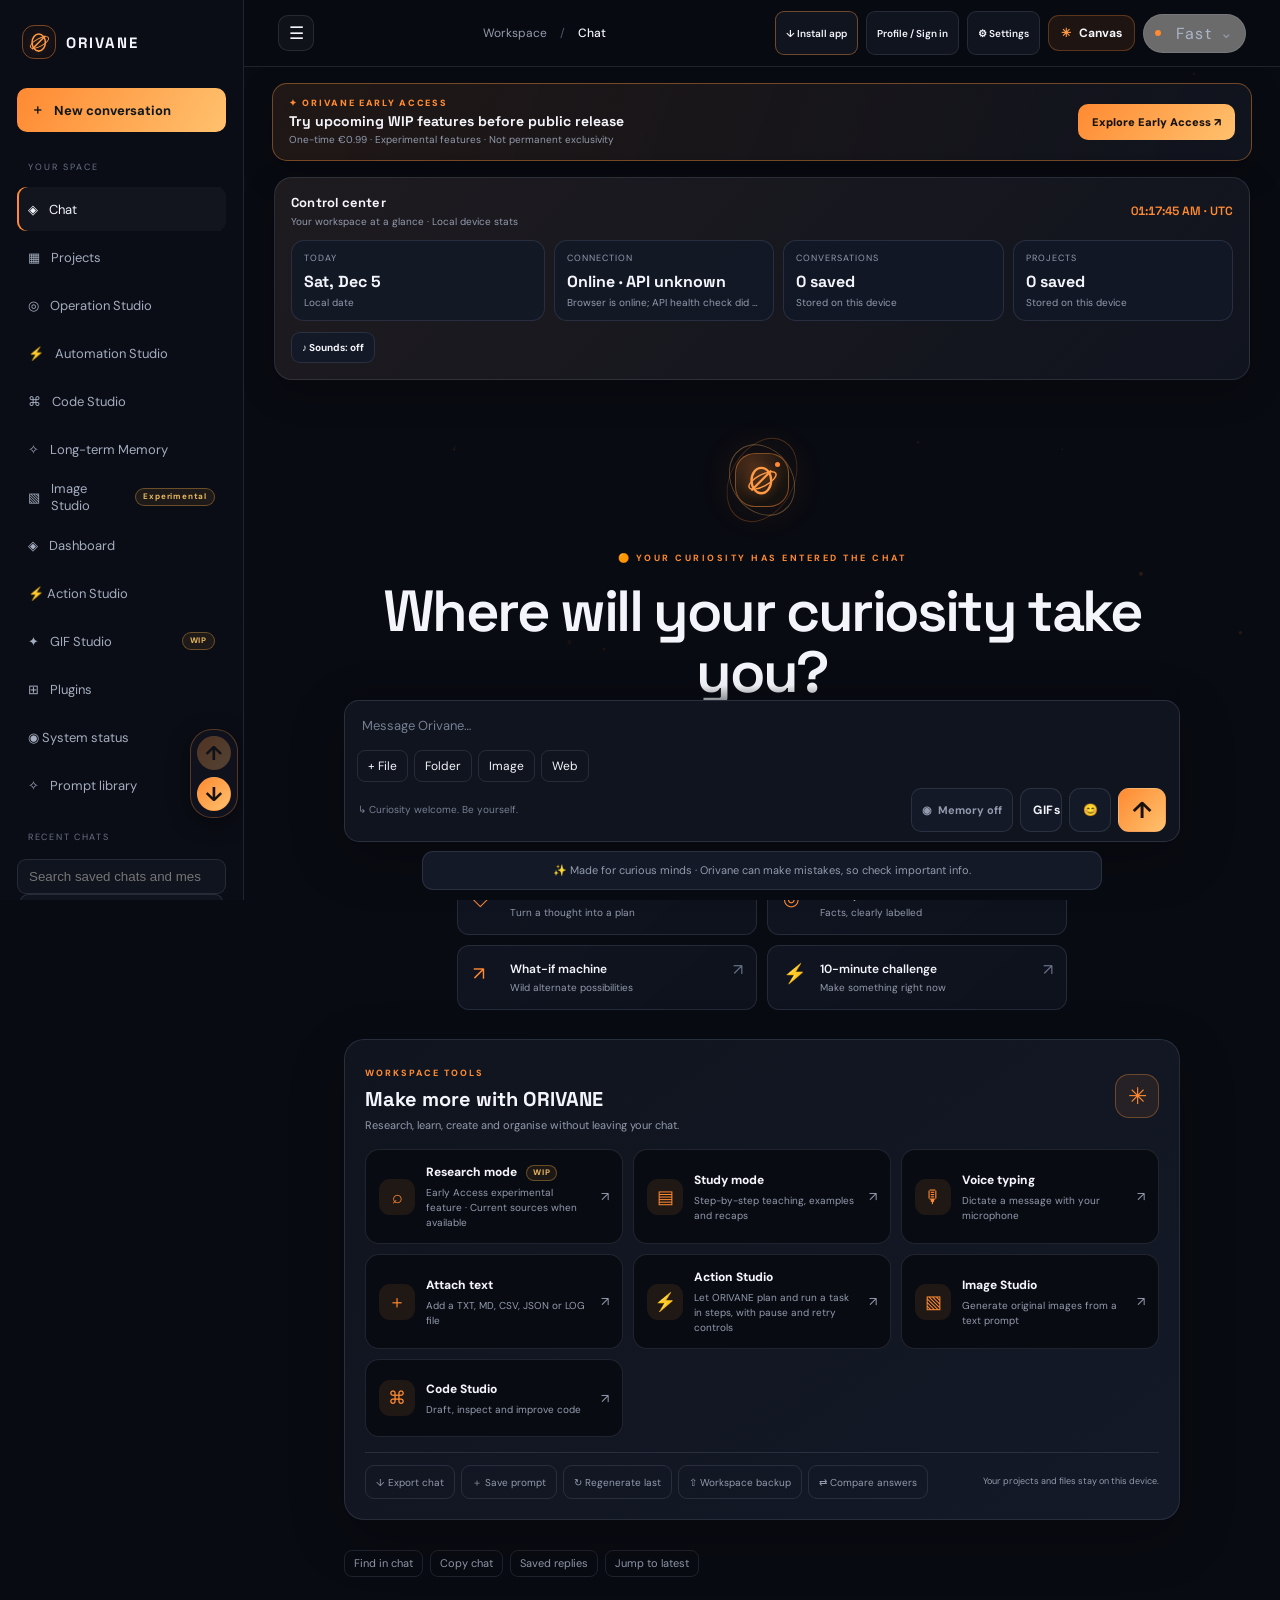
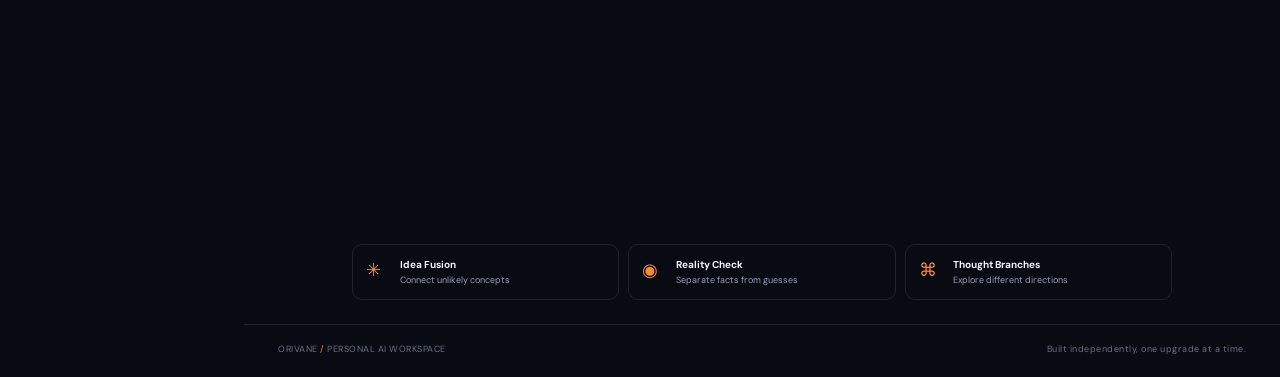
<file: index.html>
<!doctype html><html lang="en"><head><meta charset="UTF-8"><meta name="viewport" content="width=device-width,initial-scale=1"><meta name="theme-color" content="#100b08"><meta name="application-name" content="ORIVANE"><meta name="mobile-web-app-capable" content="yes"><meta name="apple-mobile-web-app-capable" content="yes"><meta name="apple-mobile-web-app-title" content="ORIVANE"><meta name="apple-mobile-web-app-status-bar-style" content="black-translucent"><link rel="manifest" href="./manifest.json"><link rel="icon" type="image/svg+xml" href="./orivane-icon.svg"><link rel="icon" href="data:image/svg+xml,%3Csvg xmlns=%22http://www.w3.org/2000/svg%22 viewBox=%220 0 64 64%22%3E%3Crect width=%2264%22 height=%2264%22 rx=%2218%22 fill=%22%23100b08%22/%3E%3Cellipse cx=%2230%22 cy=%2232%22 rx=%2217%22 ry=%2222%22 fill=%22none%22 stroke=%22%23ff8a32%22 stroke-width=%226%22/%3E%3Cpath d=%22M14 48 46 16%22 stroke=%22%23ffb15c%22 stroke-width=%226%22 stroke-linecap=%22round%22/%3E%3Cellipse cx=%2232%22 cy=%2232%22 rx=%2226%22 ry=%2210%22 fill=%22none%22 stroke=%22%23ffd09a%22 stroke-width=%223%22 transform=%22rotate(-28 32 32)%22/%3E%3C/svg%3E"><link rel="apple-touch-icon" href="data:image/svg+xml,%3Csvg xmlns=%22http://www.w3.org/2000/svg%22 viewBox=%220 0 64 64%22%3E%3Crect width=%2264%22 height=%2264%22 rx=%2216%22 fill=%22%23100b08%22/%3E%3Cpath d=%22M18 15h28v34H18z%22 fill=%22none%22 stroke=%22%23ff8a32%22 stroke-width=%225%22 rx=%2214%22/%3E%3Cpath d=%22M16 47 48 17%22 stroke=%22%23fff0df%22 stroke-width=%227%22 stroke-linecap=%22round%22/%3E%3Cellipse cx=%2232%22 cy=%2232%22 rx=%2227%22 ry=%2210%22 fill=%22none%22 stroke=%22%23ffb15c%22 stroke-width=%224%22 transform=%22rotate(-28 32 32)%22/%3E%3C/svg%3E"><meta name="description" content="ORIVANE is an independent experimental AI assistant and creative workspace for asking questions, exploring ideas, learning, and building projects."><meta name="keywords" content="ORIVANE, ORIVANE AI, AI assistant, creative AI workspace, idea assistant"><meta name="author" content="ORIVANE project"><meta name="robots" content="index,follow,max-image-preview:large"><link rel="canonical" href="https://jessicaridelle-beep.github.io/Nexus-ai/"><meta property="og:type" content="website"><meta property="og:site_name" content="ORIVANE"><meta property="og:title" content="ORIVANE — Independent AI Assistant"><meta property="og:description" content="An independent experimental AI assistant and creative workspace for questions, ideas, learning, and projects."><meta property="og:url" content="https://jessicaridelle-beep.github.io/Nexus-ai/"><meta name="twitter:card" content="summary"><meta name="twitter:title" content="ORIVANE — Independent AI Assistant"><meta name="twitter:description" content="Explore ideas, ask questions, learn, and build with ORIVANE."><script type="application/ld+json">{"@context":"https://schema.org","@graph":[{"@type":"WebSite","name":"ORIVANE","alternateName":"ORIVANE AI","url":"https://jessicaridelle-beep.github.io/Nexus-ai/","description":"An independent experimental AI assistant and creative workspace for questions, ideas, learning, and projects."},{"@type":"SoftwareApplication","name":"ORIVANE","alternateName":"ORIVANE AI","applicationCategory":"ProductivityApplication","operatingSystem":"Web","url":"https://jessicaridelle-beep.github.io/Nexus-ai/","description":"An independent experimental AI assistant and creative workspace for asking questions, exploring ideas, learning, and building projects.","offers":{"@type":"Offer","price":"0","priceCurrency":"EUR"},"featureList":["AI chat","Idea exploration","Learning support","Creative project planning"]}]}</script><title>ORIVANE AI — Independent AI Assistant & Creative Workspace</title><link rel="stylesheet" href="style.css?v=48"><link rel="stylesheet" href="motion.css?v=1"><link rel="stylesheet" href="control-center.css?v=1"><link rel="stylesheet" href="canvas.css?v=2"><link rel="stylesheet" href="owner-panel.css?v=3"></head><body>
<aside class="sidebar" id="sidebar"><a class="brand" href="#"><span class="brand-mark" aria-hidden="true"><svg viewBox="0 0 64 64"><ellipse cx="30" cy="32" rx="17" ry="22"/><path d="M14 48 46 16"/><ellipse class="logo-loop" cx="32" cy="32" rx="26" ry="10" transform="rotate(-28 32 32)"/></svg></span><span>ORI<span class="brand-accent">VANE</span></span></a><button class="new-chat" id="newChat">＋ <span>New conversation</span></button><div class="side-label">YOUR SPACE</div><button class="side-link active" data-view="chat">◈ <span>Chat</span></button><button class="side-link" data-view="projects" id="projectsOpen">▦ <span>Projects</span></button><button class="side-link" id="gifStudioOpen">✦ <span>GIF Studio</span> <span class="wip-badge">WIP</span></button><button class="side-link" id="pluginsOpen">⊞ <span>Plugins</span></button><button class="side-link" data-view="saved" id="savedPromptsOpen">✧ <span>Prompt library</span></button><div class="history-heading">RECENT CHATS</div><div id="chatHistory" class="chat-history"></div><div class="sidebar-bottom"><div class="online-dot"></div><div><b>Orivane core</b><small>Connected · Preview</small></div><button id="themeToggle" aria-label="Toggle light theme">◐</button></div></aside>
<main class="main"><header class="topbar"><button class="menu-button" id="menuButton">☰</button><div class="breadcrumbs">Workspace <span>/</span> <b id="currentPage">Chat</b></div><div class="top-right"><button type="button" class="header-action" id="profileOpen">Profile / Sign in</button><button type="button" class="header-action settings-action" id="settingsOpen" aria-label="Settings">⚙ Settings</button><button type="button" class="canvas-launcher" id="canvasOpen" title="Open your latest Canvas or start a new one"><span class="canvas-spark">✳</span> Canvas</button><div class="mode-picker-wrap"><button type="button" class="model-pill mode-picker" id="modePicker" aria-haspopup="listbox" aria-expanded="false"><i></i><span id="modePickerLabel">Fast</span><span aria-hidden="true">⌄</span></button><div class="mode-menu" id="modeMenu" role="listbox" aria-label="Choose response mode" hidden><button type="button" class="mode-option active" data-mode="fast" role="option" aria-selected="true"><b>⚡ Fast</b><small>Quick replies for everyday chat</small></button><button type="button" class="mode-option" data-mode="thinking" role="option" aria-selected="false"><b>◈ Thinking</b><small>More careful, step-by-step answers</small></button><button type="button" class="mode-option" data-mode="pro" role="option" aria-selected="false"><b>✦ Pro</b><small>Detailed responses for complex tasks</small></button><p class="mode-menu-note">Each mode can use its own configured model; otherwise it falls back to the default.</p></div></div></div></header>
<div class="early-access-banner" id="earlyAccessBanner"><div><span class="early-access-kicker">✦ ORIVANE EARLY ACCESS</span><b>Try upcoming WIP features before public release</b><small>One-time €0.99 · Experimental features · Not permanent exclusivity</small></div><button type="button" id="earlyAccessOpen">Explore Early Access <span aria-hidden="true">↗</span></button></div>
<section class="chat-shell"><div class="welcome" id="welcome"><div class="orb-wrap"><div class="orb-ring"></div><div class="orb-ring ring-two"></div><div class="orb-core"><svg viewBox="0 0 64 64" aria-hidden="true"><ellipse cx="30" cy="32" rx="17" ry="22"/><path d="M14 48 46 16"/><ellipse class="logo-loop" cx="32" cy="32" rx="26" ry="10" transform="rotate(-28 32 32)"/></svg><span></span></div></div><div class="welcome-kicker">🟠 YOUR CURIOSITY HAS ENTERED THE CHAT</div><h1>Where will your<br><span>curiosity take you?</span></h1><p>Ideas, questions, weird what-ifs — bring the chaos. I’ll bring the orange energy. 🧡</p><div class="suggestions"><button class="suggestion" data-prompt="Give me 10 genuinely unusual, fun ideas for something I could build or try, with a one-line explanation for each."><span>✳</span><b>Idea explosion</b><small>10 unexpected ideas</small><i>↗</i></button><button class="suggestion" data-prompt="Teach me something fascinating in a simple way, then give me a fun example."><span>⌘</span><b>Teach me anything</b><small>A quick mind-expander</small><i>↗</i></button><button class="suggestion" data-prompt="Help me turn a rough idea into a cool project. Ask only what you need, then make a clear step-by-step plan."><span>◇</span><b>Build an idea</b><small>Turn a thought into a plan</small><i>↗</i></button><button class="suggestion" data-prompt="Give me a reality check on an idea: what is true, what is uncertain, and what could go wrong?"><span>◎</span><b>Reality check</b><small>Facts, clearly labelled</small><i>↗</i></button><button class="suggestion" data-prompt="Take a boring everyday object and invent 5 surprising, funny, or futuristic uses for it."><span>↗</span><b>What-if machine</b><small>Wild alternate possibilities</small><i>↗</i></button><button class="suggestion" data-prompt="Give me a mini challenge I can finish in 10 minutes that helps me learn or create something. Keep it safe and fun."><span>⚡</span><b>10-minute challenge</b><small>Make something right now</small><i>↗</i></button></div></div><section class="tool-dock" aria-label="ORIVANE tools">
<div class="tool-dock-heading"><div><span class="tool-dock-eyebrow">WORKSPACE TOOLS</span><h2>Make more with ORIVANE</h2><p>Research, learn, create and organise without leaving your chat.</p></div><span class="tool-dock-mark">✳</span></div>
<div class="tool-dock-grid">
<button type="button" class="tool-card" id="researchMode" aria-pressed="false"><span class="tool-card-icon">⌕</span><span><b>Research mode <span class="wip-badge">WIP</span></b><small>Early Access experimental feature · Current sources when available</small></span><i>↗</i></button>
<button type="button" class="tool-card" id="studyMode" aria-pressed="false"><span class="tool-card-icon">▤</span><span><b>Study mode</b><small>Step-by-step teaching, examples and recaps</small></span><i>↗</i></button>
<button type="button" class="tool-card" id="voiceInput"><span class="tool-card-icon">🎙</span><span><b>Voice typing</b><small>Dictate a message with your microphone</small></span><i>↗</i></button>
<button type="button" class="tool-card" id="attachTextButton"><span class="tool-card-icon">＋</span><span><b>Attach text</b><small>Add a TXT, MD, CSV, JSON or LOG file</small></span><i>↗</i></button>


<button type="button" class="tool-card" id="actionStudioToolOpen"><span class="tool-card-icon">⚡</span><span><b>Action Studio</b><small>Let ORIVANE plan and run a task in steps, with pause and retry controls</small></span><i>↗</i></button><button type="button" class="tool-card" data-studio-launch="image"><span class="tool-card-icon">▧</span><span><b>Image Studio</b><small>Generate original images from a text prompt</small></span><i>↗</i></button><button type="button" class="tool-card" data-studio-launch="code"><span class="tool-card-icon">⌘</span><span><b>Code Studio</b><small>Draft, inspect and improve code</small></span><i>↗</i></button>

</div>
<div class="tool-dock-footer"><div class="tool-quick-actions"><button type="button" id="exportChat">↓ Export chat</button><button type="button" id="savePrompt">＋ Save prompt</button><button type="button" id="regenerateLast">↻ Regenerate last</button></div><span class="tool-dock-note">Your projects and files stay on this device.</span></div>
<input id="attachTextInput" type="file" accept=".txt,.md,.csv,.json,.log" hidden>
</section><div class="chat-content" id="chatContent" aria-live="polite"></div><section class="voice-mode" id="voiceMode" hidden aria-label="ORIVANE Voice Mode">
 <div class="voice-mode-top"><div><span class="voice-mode-kicker">ORIVANE LIVE</span><h2>Voice mode</h2><p>Talk naturally. ORIVANE will answer aloud.</p></div><button type="button" id="voiceModeClose" aria-label="Close voice mode">×</button></div>
 <div class="voice-orb" id="voiceOrb"><span>O</span></div>
 <div class="voice-mode-status" id="voiceModeStatus" role="status">Tap Start listening when you're ready.</div>
 <div class="voice-transcript" id="voiceTranscript" aria-live="polite">Your speech will appear here…</div>
 <div class="voice-mode-actions"><button type="button" id="voiceListen">🎙 Start listening</button><button type="button" id="voiceSend" disabled>Send message ↑</button></div>
 <p class="voice-mode-hint">You can review the transcript before sending. Voice recognition depends on your browser.</p>
 </section>
<div class="composer-wrap"><form id="chatForm" class="chat-form"><textarea id="promptInput" rows="1" placeholder="Message Orivane…" autocomplete="off" aria-label="Your message"></textarea><div class="composer-bottom"><span>↳ <span id="composerHint">Curiosity welcome. Be yourself.</span></span><div class="composer-tools"><button type="button" id="memoryButton" class="tool-button memory-button" aria-label="Toggle memory" title="Save conversation memory">MEM OFF</button><button type="button" id="gifButton" class="tool-button gif-button" aria-label="Search and send GIFs" aria-controls="gifPanel" aria-expanded="false" title="Search GIFs">GIFs</button><button type="button" id="emojiButton" class="tool-button" aria-label="Insert emoji" title="Add emoji">😊</button><button type="submit" aria-label="Send message">↑</button></div></div></form><div class="gif-panel gif-picker" id="gifPanel" role="dialog" aria-label="Choose a GIF" aria-modal="false" hidden>
<div class="gif-panel-head"><div><b>GIFs</b><small>Choose one — it sends straight to chat.</small></div><button type="button" id="closeGif" aria-label="Close GIF picker">×</button></div>
<form id="gifForm" class="gif-search-form"><label class="sr-only" for="gifQuery">Search GIFs</label><input id="gifQuery" type="search" placeholder="Search GIFs…" autocomplete="off"><button type="submit">Search</button></form>
<div class="gif-create-entry"><span>Want something original?</span><button type="button" id="openGifCreator">✦ Create a GIF</button></div><section class="gif-create-view" id="gifCreateView" hidden><button type="button" class="gif-back" id="gifCreatorBack">← Back to KLIPY</button><h3>Create an animated GIF</h3><p>Describe what you want to see.</p><form id="gifCreateForm"><textarea id="gifCreatePrompt" rows="3" maxlength="500" placeholder="A tiny robot doing a victory dance…" required></textarea><button type="submit" id="gifCreateSubmit">✦ Generate GIF</button></form><div class="gif-create-status" id="gifCreateStatus" role="status"></div><div class="gif-create-result" id="gifCreateResult" hidden><img id="gifCreatePreview" alt="Generated animated GIF preview"><p>Do you want to put this GIF in the chat?</p><div class="gif-create-actions"><button type="button" id="gifAddToChat">✓ Add to chat</button><button type="button" id="gifRecreate">↻ Re-create another GIF</button></div></div></section><div class="gif-categories" aria-label="Popular GIF searches"><button type="button" data-gif-search="funny reaction">😂 Funny</button><button type="button" data-gif-search="cat">🐱 Cats</button><button type="button" data-gif-search="gaming">🎮 Gaming</button><button type="button" data-gif-search="happy dance">💃 Dance</button><button type="button" data-gif-search="wow surprised">😮 Wow</button><button type="button" data-gif-search="bruh">💀 Bruh</button></div>
<div class="gif-status" id="gifStatus" role="status">Loading popular GIFs…</div><div class="gif-results" id="gifResults" aria-label="GIF results"></div>
</div><div class="chat-note">✨ Made for curious minds · Orivane can make mistakes, so check important info.</div></div></section>
<section class="feature-strip"><div><span class="strip-icon">✳</span><b>Idea Fusion</b><small>Connect unlikely concepts</small></div><div><span class="strip-icon">◉</span><b>Reality Check</b><small>Separate facts from guesses</small></div><div><span class="strip-icon">⌘</span><b>Thought Branches</b><small>Explore different directions</small></div></section><footer><span>ORIVANE <span class="brand-accent">/</span> PERSONAL AI WORKSPACE</span><span>Built independently, one upgrade at a time.</span></footer></main>
<div class="early-access-overlay" id="earlyAccessOverlay" hidden><section class="early-access-modal" role="dialog" aria-modal="true" aria-labelledby="earlyAccessTitle"><button type="button" class="early-access-close" id="earlyAccessClose" aria-label="Close">×</button><div class="early-access-mark">✦</div><span class="early-access-kicker">ORIVANE · EXPERIMENTAL PROGRAM</span><h2 id="earlyAccessTitle">Early Access Pass</h2><p class="early-access-lead">Get the chance to try upcoming ORIVANE features before they're released to everyone.</p><div class="early-access-price">€0.99 <small>one-time payment · no subscription</small></div><div class="early-access-warning"><b>⚠️ Warning — Work in Progress</b><p>These features are still being developed. Expect bugs, glitches, incomplete functionality and unexpected issues. Features may change or temporarily become unavailable.</p></div><div class="early-access-public"><b>📢 Public release notice</b><p>WIP means these are upcoming features. They will eventually be released to the public and become available to everyone. Early Access lets you try them first; it does not give permanent exclusive access.</p></div><div class="early-access-features"><b>Experimental features</b><div id="earlyAccessFeatureList" class="early-access-feature-list"><div class="early-access-feature-item"><b>Image Studio</b><small>Generate original images from text prompts using ORIVANE AI.</small></div></div></div><div class="early-access-account" id="earlyAccessAccountStatus" role="status">Checking your account…</div><button type="button" class="early-access-buy" id="earlyAccessBuy" disabled>Checkout not configured yet</button><p class="early-access-foot">Purchases will only be enabled after secure payment verification is configured. No payment is being taken right now.</p></section></div>
<div class="overlay" id="profileOverlay" hidden><section class="dialog profile-dialog" role="dialog" aria-modal="true" aria-labelledby="profileTitle"><button class="dialog-close" data-close="profileOverlay" aria-label="Close">×</button><div class="dialog-mark">O</div><h2 id="profileTitle">Your ORIVANE profile</h2><p class="dialog-sub">Create an account or sign in. Your password is protected by server-side hashing.</p><form id="profileForm"><label for="profileName">Username</label><input id="profileName" maxlength="24" autocomplete="username" placeholder="3–24 letters, numbers or underscores" required><label for="profilePassword">Password</label><input id="profilePassword" type="password" minlength="10" maxlength="128" autocomplete="new-password" placeholder="At least 10 characters" required><button class="dialog-primary" id="profileSubmit" type="submit">Create account</button></form><button type="button" id="profileModeSwitch">Already have an account? Sign in</button><div class="auth-divider">OR</div><button type="button" class="google-signin" id="googleSignin" disabled><span>G</span> Continue with Google <small>Setup required</small></button><button type="button" id="profileSignout" hidden>Sign out</button><p class="dialog-foot" id="profileStatus">Your account settings are protected.</p></section></div>
<div class="overlay" id="settingsOverlay" hidden><section class="dialog settings-dialog" role="dialog" aria-modal="true" aria-labelledby="settingsTitle"><button class="dialog-close" data-close="settingsOverlay" aria-label="Close">×</button><h2 id="settingsTitle">Settings</h2><p class="dialog-sub">Make ORIVANE feel like yours.</p><nav class="settings-tabs"><button class="active" data-settings-tab="personal">Personalisation</button><button data-settings-tab="appearance">Appearance</button><button data-settings-tab="privacy">Privacy</button></nav><div class="settings-pane" data-settings-pane="personal"><label for="appLanguage">App language</label><select id="appLanguage"><option value="auto" selected>Device language (Automatic)</option><option value="en">English</option><option value="fr">Français</option><option value="nl">Nederlands</option><option value="de">Deutsch</option><option value="es">Español</option></select><p class="settings-help">Use your device language automatically, or choose one manually. English is the fallback.</p><label for="displayName">What should ORIVANE call you?</label><input id="displayName" maxlength="30" placeholder="Your preferred name"><label for="customInstructions">Custom instructions</label><textarea id="customInstructions" rows="3" maxlength="500" placeholder="How should ORIVANE respond?"></textarea><label for="responseStyle">Response style</label><select id="responseStyle"><option value="balanced">Balanced</option><option value="friendly">Friendly and casual</option><option value="concise">Short and concise</option><option value="detailed">Detailed and thorough</option></select><label class="check-row"><input id="useName" type="checkbox"> Use my preferred name in replies</label></div><div class="settings-pane" data-settings-pane="appearance" hidden><label for="themeChoice">Theme</label><select id="themeChoice"><option value="dark">Dark</option><option value="light">Light</option></select><p class="settings-help">Your appearance preference is saved on this device.</p></div><div class="settings-pane" data-settings-pane="privacy" hidden><label class="check-row"><input id="memorySetting" type="checkbox"> Save recent chats on this device</label><p class="settings-help">Local memory stores up to 30 recent messages in this browser. It is not cloud-synced.</p><button type="button" class="danger-button" id="clearMemory">Clear saved memory</button></div><div class="settings-footer"><span id="settingsStatus">Changes save on this device.</span><button class="dialog-primary" id="saveSettings" type="button">Save settings</button></div></section></div>
<div class="overlay" id="commandPaletteOverlay" hidden><section class="dialog settings-dialog command-dialog" role="dialog" aria-modal="true" aria-labelledby="commandTitle"><button class="dialog-close" data-close="commandPaletteOverlay" aria-label="Close">×</button><h2 id="commandTitle">Quick actions</h2><p class="dialog-sub">Choose a tool and ORIVANE will prepare the prompt.</p><div class="command-grid"><button data-command="Explain this simply, using an example and a short recap.">Explain simply</button><button data-command="Give me a structured, practical plan with clear steps.">Make a plan</button><button data-command="Critically review this idea. Identify strengths, weaknesses, assumptions and improvements.">Review an idea</button><button data-command="Summarize the conversation so far into key points and next steps.">Summarize chat</button><button data-command="Turn this into a clear checklist with priorities.">Make a checklist</button><button data-command="Brainstorm 10 creative alternatives and rank them by usefulness.">Brainstorm</button><button data-command="Teach me this topic step by step, check my understanding, and finish with 3 practice questions.">Teach me</button><button data-command="Rewrite this to be clearer while preserving my meaning.">Improve writing</button></div></section></div><div class="overlay" id="promptOverlay" hidden><section class="dialog settings-dialog" role="dialog" aria-modal="true" aria-labelledby="promptLibraryTitle"><button class="dialog-close" id="promptClose" aria-label="Close">×</button><h2 id="promptLibraryTitle">Prompt library</h2><p class="dialog-sub">Your saved prompts, stored on this device.</p><div id="promptLibraryList" class="prompt-library-list"></div></section></div><script src="script.js?v=74"></script><script src="gif-accessibility.js?v=3"></script><script src="features.js?v=5"></script><script src="workspace.js?v=25"></script><script src="gif-picker.js?v=20"></script><script src="studios.js?v=43"></script><script src="install.js?v=1"></script><script src="motion.js?v=1"></script><script src="control-center.js?v=3"></script><script src="canvas.js?v=2"></script><script src="owner-panel.js?v=39"></script><script src="feature-suite.js?v=3"></script></body></html>
</file>
<file: style.css>
@import url('https://fonts.googleapis.com/css2?family=DM+Sans:wght@400;500;600;700&family=Space+Grotesk:wght@400;500;600;700&display=swap');
:root{color-scheme:dark;--bg:#090b12;--panel:#10141e;--panel2:#131927;--text:#f4f5fa;--muted:#929bad;--accent:#ff8a32;--accent2:#ffc16e;--line:rgba(188,200,226,.13);--shadow:rgba(0,0,0,.22)}
*{box-sizing:border-box}html{scroll-behavior:smooth}body{margin:0;background:var(--bg);color:var(--text);font-family:'DM Sans',sans-serif;min-height:100vh;overflow-x:hidden}button,a{font:inherit}button{color:inherit;cursor:pointer}a{color:inherit;text-decoration:none}.ambient{position:fixed;width:390px;height:390px;border-radius:50%;filter:blur(120px);opacity:.1;pointer-events:none;z-index:-1}.ambient-one{background:#ff7a24;top:-170px;right:5%}.ambient-two{background:#ffb35c;bottom:-220px;left:20%}.sidebar{position:fixed;inset:0 auto 0 0;width:244px;background:rgba(12,15,23,.92);border-right:1px solid var(--line);padding:25px 17px;display:flex;flex-direction:column;z-index:10;backdrop-filter:blur(18px)}.brand{display:flex;align-items:center;gap:10px;font:700 15px 'Space Grotesk';letter-spacing:2px;padding:0 5px 29px}.brand-mark{width:34px;height:34px;display:grid;place-items:center;border:1px solid #ff8a3277;border-radius:12px;color:var(--accent);box-shadow:inset 0 0 16px #ff8a3210}.brand-mark svg{width:25px;height:25px;fill:none;stroke:currentColor;stroke-width:4;stroke-linecap:round;stroke-linejoin:round}.brand-mark .logo-loop{stroke-width:2.4}.brand-accent{color:var(--accent)}.new-chat{display:flex;align-items:center;gap:10px;background:linear-gradient(120deg,#ff8a32,#ffc16e);color:#10171a;border:0;border-radius:10px;padding:13px 14px;font-size:13px;font-weight:700;text-align:left;margin-bottom:29px}.side-label{font-size:9px;letter-spacing:2px;color:#687286;padding:0 11px 12px}.side-link{width:100%;display:flex;align-items:center;gap:11px;background:transparent;border:0;border-radius:9px;text-align:left;padding:12px 11px;color:#a3adbf;font-size:13px;margin:2px 0}.side-link.active,.side-link:hover{background:#ffffff09;color:var(--text)}.side-link.active{box-shadow:inset 2px 0 var(--accent)}.soon{margin-left:auto;font-size:8px;letter-spacing:1px;color:#758093}.sidebar-bottom{margin-top:auto;border-top:1px solid var(--line);padding:19px 3px 0;display:flex;align-items:center;gap:9px}.online-dot{width:8px;height:8px;border-radius:50%;background:var(--accent);box-shadow:0 0 12px #ff8a3277}.sidebar-bottom b,.sidebar-bottom small{display:block}.sidebar-bottom b{font-size:11px}.sidebar-bottom small{color:var(--muted);font-size:10px;margin-top:3px}.sidebar-bottom button{margin-left:auto;background:transparent;border:1px solid var(--line);border-radius:8px;width:31px;height:31px}.main{margin-left:244px;min-height:100vh;display:flex;flex-direction:column}.topbar{height:67px;border-bottom:1px solid var(--line);display:flex;align-items:center;justify-content:space-between;padding:0 34px}.breadcrumbs{font-size:12px;color:var(--muted)}.breadcrumbs span{padding:0 10px;color:#4e586a}.breadcrumbs b{color:var(--text);font-weight:500}.model-pill{font-size:9px;letter-spacing:1.2px;color:#aab5c7;border:1px solid var(--line);border-radius:20px;padding:8px 11px}.model-pill i{display:inline-block;width:6px;height:6px;border-radius:50%;background:var(--accent);margin-right:7px}.menu-button{display:none;background:transparent;border:0;font-size:20px}.chat-shell{width:min(900px,100%);margin:0 auto;flex:1;display:flex;flex-direction:column;padding:25px 32px 0;min-height:calc(100vh - 180px)}.welcome{text-align:center;margin:auto 0 25px;padding-top:25px}.orb-wrap{width:92px;height:92px;margin:0 auto 26px;position:relative;display:grid;place-items:center}.orb-ring{position:absolute;border:1px solid #ff8a3230;border-radius:50%;inset:1px;transform:rotate(30deg) scaleX(.7)}.ring-two{inset:8px;border-color:#ffc16e4d;transform:rotate(-35deg) scaleX(.8)}.orb-core{width:54px;height:54px;border-radius:20px;background:radial-gradient(circle at 30% 20%,#4a2c1a,#15120f 75%);border:1px solid #ff8a3277;display:grid;place-items:center;color:var(--accent);box-shadow:0 0 40px #ff8a321a;position:relative}.orb-core svg{width:37px;height:37px;fill:none;stroke:currentColor;stroke-width:4;stroke-linecap:round;stroke-linejoin:round}.orb-core .logo-loop{stroke-width:2.5}.orb-core span{position:absolute;width:5px;height:5px;border-radius:50%;background:var(--accent);right:8px;top:8px}.welcome-kicker{font-size:9px;letter-spacing:2.5px;color:var(--accent);font-weight:700}.welcome h1{font:600 clamp(38px,5vw,58px)/1.06 'Space Grotesk';letter-spacing:-2.6px;margin:17px 0 14px}.welcome h1 span{background:linear-gradient(100deg,var(--accent),var(--accent2));background-clip:text;-webkit-background-clip:text;color:transparent}.welcome>p{max-width:440px;margin:0 auto;color:var(--muted);font-size:13px;line-height:1.8}.suggestions{display:grid;grid-template-columns:repeat(2,minmax(0,1fr));gap:10px;max-width:610px;margin:30px auto 0;text-align:left}.suggestion{position:relative;display:grid;grid-template-columns:28px 1fr;grid-template-rows:auto auto;gap:4px 9px;padding:15px;background:linear-gradient(140deg,#131927b8,#0e121c);border:1px solid var(--line);border-radius:12px;text-align:left;transition:transform .18s,border-color .18s}.suggestion:hover{transform:translateY(-2px);border-color:#ff8a3255}.suggestion>span{grid-row:1/3;color:var(--accent);font-size:19px}.suggestion b{font-size:12px;font-weight:600}.suggestion small{font-size:10px;color:var(--muted)}.suggestion i{position:absolute;right:13px;top:13px;color:#677286;font-style:normal}.chat-content{display:flex;flex-direction:column;gap:18px;padding:8px 0 28px}.assistant-message{display:flex;gap:12px;max-width:760px;align-items:flex-start}.message-icon{flex:none;width:30px;height:30px;border-radius:10px;display:grid;place-items:center;background:#1c2c2b;border:1px solid #ff8a322b;color:var(--accent);font:700 15px 'Space Grotesk'}.message-body{padding-top:2px;min-width:0}.message-body b{font-size:12px}.message-body p{margin:6px 0 0;color:#c2c9d6;font-size:13px;line-height:1.8;white-space:pre-wrap;overflow-wrap:anywhere}.user-message{align-self:flex-end;max-width:80%;padding:12px 15px;border:1px solid #ffc16e26;background:#202538;border-radius:13px 13px 3px 13px;color:#f1f1fa;font-size:13px;line-height:1.7;overflow-wrap:anywhere}.composer-wrap{position:sticky;bottom:0;padding:15px 0 10px;background:linear-gradient(180deg,transparent,var(--bg) 18%)}.chat-form{border:1px solid #adb9d32b;background:var(--panel);border-radius:15px;padding:11px 12px 9px;box-shadow:0 15px 55px var(--shadow)}.chat-form:focus-within{border-color:#ff8a3266}.chat-form textarea{display:block;width:100%;resize:none;min-height:28px;max-height:160px;background:transparent;border:0;outline:0;color:var(--text);font:13px/1.6 'DM Sans';padding:4px 5px 9px}.chat-form textarea::placeholder{color:#747f93}.composer-bottom{display:flex;align-items:center;justify-content:space-between;color:#758094;font-size:10px;padding:2px 1px 0}.composer-bottom button{width:34px;height:34px;border:0;border-radius:10px;background:linear-gradient(130deg,var(--accent),var(--accent2));color:#10171a;font-size:22px;font-weight:600}.composer-bottom button:disabled{opacity:.55;cursor:wait}.chat-note{text-align:center;font-size:9px;color:#626d80;padding:10px 0 0}.feature-strip{width:min(820px,calc(100% - 64px));margin:8px auto 24px;display:grid;grid-template-columns:repeat(3,1fr);gap:9px}.feature-strip>div{border:1px solid var(--line);border-radius:10px;padding:13px;display:grid;grid-template-columns:26px 1fr;gap:3px 8px}.strip-icon{grid-row:1/3;color:var(--accent);font-size:18px}.feature-strip b{font-size:10px}.feature-strip small{font-size:9px;color:var(--muted)}footer{display:flex;justify-content:space-between;gap:12px;padding:18px 34px 22px;border-top:1px solid var(--line);font-size:9px;color:#657084;letter-spacing:.5px}.light{color-scheme:light;--bg:#f4f6f7;--panel:#fff;--panel2:#edf1f2;--text:#182027;--muted:#65717d;--line:rgba(33,47,60,.15);--shadow:rgba(30,45,50,.08)}.light .sidebar{background:#f7f9f9}.light .new-chat{color:#17211f}.light .suggestion{background:#fff}.light .user-message{background:#e9e8f5;color:#242333}.light .message-body p{color:#394450}.light .chat-form{background:#fff}.light .orb-core{background:radial-gradient(circle at 30% 20%,#ffe0c4,#fff)}.light .sidebar-bottom button{color:var(--text)}.light .feature-strip>div{background:#ffffff80}
@media(max-width:800px){.sidebar{transform:translateX(-100%);transition:transform .22s;width:260px;box-shadow:15px 0 60px #0005}.sidebar.open{transform:translateX(0)}.main{margin-left:0}.topbar{padding:0 18px;height:60px;gap:14px;justify-content:flex-start}.menu-button{display:block}.top-right{margin-left:auto}.model-pill{font-size:8px;padding:7px}.chat-shell{padding:15px 17px 0;min-height:calc(100vh - 160px)}.welcome{padding-top:10px}.welcome h1{font-size:clamp(38px,9vw,52px)}.suggestions{margin-top:23px}.suggestion{padding:12px 10px;grid-template-columns:22px 1fr}.suggestion b{font-size:11px}.suggestion small{font-size:9px}.feature-strip{width:calc(100% - 34px);grid-template-columns:1fr;margin-top:10px}.feature-strip>div{padding:10px}footer{padding:17px;flex-direction:column;font-size:8px}.user-message{max-width:90%}}
@media(max-height:760px){.welcome{margin-top:20px}.orb-wrap{width:68px;height:68px;margin-bottom:18px}.orb-core{width:43px;height:43px;border-radius:15px;font-size:23px}.welcome h1{font-size:clamp(35px,4vw,48px)}.suggestions{margin-top:18px}.suggestion{padding:12px}}
@media(prefers-reduced-motion:no-preference){.orb-core{animation:float 5s ease-in-out infinite}@keyframes float{50%{transform:translateY(-5px)}}}
/* ORIVANE orange brand override */
:root{--accent:#ff8a32;--accent2:#ffc16e}.brand-mark,.orb-core,.message-icon{color:#ff9a45;border-color:#ff8a3277}.orb-ring{border-color:#ff8a3240}.ring-two{border-color:#ffc16e55}.side-link.active{box-shadow:inset 2px 0 #ff8a32}.suggestion:hover{border-color:#ff8a3277}.chat-form:focus-within{border-color:#ff8a3288}.message-icon{background:#2b1c13;border-color:#ff8a3240}.composer-bottom button{background:linear-gradient(130deg,#ff8a32,#ffc16e)}.light .message-icon{background:#fff0e3}

/* ORIVANE 2.0: playful composer + reliable orange branding */
.composer-tools{display:flex;align-items:center;gap:7px}
.composer-tools .tool-button{height:32px;min-width:34px;padding:0 9px;border:1px solid var(--line);border-radius:9px;background:transparent;color:var(--text);font-size:16px}
.composer-tools .gif-button{font-size:10px;font-weight:800;letter-spacing:.5px;color:var(--accent);border-color:#ff8a3266}
.composer-tools .tool-button:hover{background:#ff8a321c;border-color:#ff8a32}
.chat-content .assistant-message:last-child .message-body p{animation:message-in .2s ease-out}
@keyframes message-in{from{opacity:.65;transform:translateY(3px)}to{opacity:1;transform:translateY(0)}}
.brand-mark svg,.orb-core svg{filter:drop-shadow(0 0 4px #ff8a3240)}
@media(max-width:420px){.composer-tools{gap:4px}.composer-tools .tool-button{min-width:30px;padding:0 6px}.composer-bottom{font-size:9px}}

/* ORIVANE 2.1 polish, motion and utility states */
[hidden]{display:none!important}
.memory-button{font-size:9px!important;font-weight:800!important;letter-spacing:.4px;color:var(--muted)!important}
.memory-button.memory-on{color:#ffad63!important;border-color:#ff8a3299!important;background:#ff8a3219!important}
.gif-panel{margin:8px 0 0;padding:14px;border:1px solid #ff8a3255;border-radius:13px;background:var(--panel);animation:panel-in .18s ease-out}
.gif-panel-head{display:flex;justify-content:space-between;align-items:center;font-size:12px;margin-bottom:10px}
.gif-panel-head button{border:0;background:transparent;font-size:22px;color:var(--muted)}
#gifForm{display:flex;gap:8px}
#gifForm input{min-width:0;flex:1;border:1px solid var(--line);border-radius:9px;background:var(--bg);color:var(--text);padding:10px;font:12px 'DM Sans';outline:none}
#gifForm input:focus{border-color:var(--accent)}
#gifForm button{border:0;border-radius:9px;padding:0 12px;background:linear-gradient(130deg,var(--accent),var(--accent2));color:#17120e;font-size:11px;font-weight:700}
.gif-panel p{font-size:10px;color:var(--muted);line-height:1.6;margin:10px 0 0}
.message-actions{margin-top:7px}
.message-actions button{border:1px solid var(--line);border-radius:7px;padding:4px 8px;background:transparent;color:var(--muted);font-size:10px}
.message-actions button:hover{color:var(--accent);border-color:#ff8a3266}
.message-link{display:inline-block;margin:4px 0;color:var(--accent2);text-decoration:underline;text-underline-offset:3px;font-size:12px}
@keyframes panel-in{from{opacity:0;transform:translateY(5px)}to{opacity:1;transform:translateY(0)}}
@media(prefers-reduced-motion:reduce){*,*::before,*::after{scroll-behavior:auto!important;animation:none!important;transition:none!important}}
@media(max-width:420px){#gifForm{flex-direction:column}#gifForm button{padding:10px}}

/* ORIVANE profile and settings interface */
.header-action{border:1px solid var(--line);background:var(--panel);color:var(--text);border-radius:9px;padding:8px 10px;font-size:10px;font-weight:600;white-space:nowrap}
.header-action:hover{border-color:#ff8a3277;color:var(--accent)}
.top-right{display:flex;align-items:center;gap:8px}
.overlay{position:fixed;inset:0;z-index:50;background:#05070bd9;backdrop-filter:blur(8px);display:grid;place-items:center;padding:16px}
.dialog{position:relative;width:min(460px,100%);max-height:min(85vh,760px);overflow:auto;background:var(--panel);border:1px solid var(--line);border-radius:18px;padding:27px;box-shadow:0 25px 90px #0008;animation:panel-in .18s ease-out}
.settings-dialog{width:min(560px,100%)}
.dialog-close{position:absolute;right:15px;top:12px;border:0;background:transparent;color:var(--muted);font-size:25px}
.dialog-mark{width:42px;height:42px;border-radius:13px;display:grid;place-items:center;background:#ff8a3219;border:1px solid #ff8a3255;color:var(--accent);font:700 21px 'Space Grotesk'}
.dialog h2{font:600 24px 'Space Grotesk';margin:15px 0 5px}
.dialog-sub,.dialog-foot,.settings-help{font-size:11px;color:var(--muted);line-height:1.6}
.dialog form{display:grid;gap:8px;margin-top:20px}
.dialog label{font-size:11px;color:var(--muted);font-weight:600;margin-top:7px}
.dialog input:not([type=checkbox]),.dialog textarea,.dialog select{width:100%;padding:11px 12px;border:1px solid var(--line);border-radius:9px;background:var(--bg);color:var(--text);font:12px 'DM Sans';outline:none}
.dialog input:focus,.dialog textarea:focus,.dialog select:focus{border-color:var(--accent)}
.dialog input:disabled{opacity:.45;cursor:not-allowed}
.dialog-primary{border:0;border-radius:9px;padding:11px 15px;background:linear-gradient(130deg,var(--accent),var(--accent2));color:#17120e;font-size:11px;font-weight:800}
.auth-divider{text-align:center;color:var(--muted);font-size:10px;margin:15px 0}
.google-signin{width:100%;border:1px solid var(--line);border-radius:9px;padding:11px;background:transparent;color:var(--text);font-size:11px;display:flex;align-items:center;justify-content:center;gap:10px}
.google-signin span{font-weight:800;font-size:16px;color:#4285f4}.google-signin small{color:var(--muted);font-size:9px}.google-signin:disabled{opacity:.65;cursor:not-allowed}
.dialog-foot{margin-top:14px}
.settings-tabs{display:flex;gap:5px;border-bottom:1px solid var(--line);margin:20px 0 16px;padding-bottom:9px}
.settings-tabs button{border:0;background:transparent;color:var(--muted);font-size:11px;padding:8px 10px;border-radius:8px}
.settings-tabs button.active{background:#ff8a321b;color:var(--accent)}
.settings-pane{display:grid;gap:9px}
.settings-pane[hidden]{display:none}
.check-row{display:flex;align-items:center;gap:9px;margin:10px 0!important}
.check-row input{accent-color:var(--accent)}
.settings-footer{display:flex;align-items:center;justify-content:space-between;gap:12px;border-top:1px solid var(--line);margin-top:22px;padding-top:15px}
.settings-footer span{font-size:10px;color:var(--muted)}
.danger-button{justify-self:start;border:1px solid #e36b6b66;background:#e36b6b12;color:#e88a8a;border-radius:8px;padding:9px 11px;font-size:10px}
.memory-button{font-size:7px!important;letter-spacing:.2px!important;padding:0 5px!important;min-width:30px!important;height:27px!important}
@media(max-width:800px){.topbar{gap:8px}.top-right{gap:5px}.header-action{padding:7px 8px;font-size:9px}.model-pill{display:none}.dialog{padding:22px}}

/* ORIVANE GIF Studio */
.gif-panel-head>div{display:grid;gap:3px}.gif-panel-head small{font-size:9px;color:var(--muted);font-weight:400}
.gif-shortcuts{display:flex;flex-wrap:wrap;gap:6px;margin:10px 0}
.gif-shortcuts button{border:1px solid var(--line);border-radius:20px;background:transparent;color:var(--muted);padding:6px 9px;font-size:10px}
.gif-shortcuts button:hover{border-color:var(--accent);color:var(--accent)}
.gif-url-label{display:block;color:var(--muted);font-size:10px;margin:12px 0 6px}
.gif-url-row{display:flex;gap:7px}.gif-url-row input{min-width:0;flex:1;border:1px solid var(--line);border-radius:9px;background:var(--bg);color:var(--text);padding:10px;font:11px 'DM Sans'}
.gif-url-row button,.gif-panel-actions button{border:1px solid var(--line);border-radius:9px;padding:8px 11px;background:transparent;color:var(--text);font-size:10px;font-weight:700}
.gif-preview{margin-top:10px;min-height:70px;padding:8px;border:1px dashed var(--line);border-radius:10px;text-align:center}
.gif-preview img{max-width:100%;max-height:190px;border-radius:7px;object-fit:contain}
.gif-preview span{display:block;color:var(--muted);font-size:10px;padding:10px}
.gif-panel-actions{display:flex;justify-content:flex-end;gap:7px;margin-top:10px}
.gif-panel-actions .gif-send{background:linear-gradient(130deg,var(--accent),var(--accent2));color:#17120e;border:0}
.gif-panel-actions button:disabled{opacity:.4;cursor:not-allowed}
.user-message .chat-gif{display:block;max-width:min(300px,100%);max-height:230px;border-radius:9px;margin-top:8px}
.gif-share{margin-right:auto}

.assistant-message-content{margin-top:6px;color:#c2c9d6;font-size:13px;line-height:1.8;white-space:pre-wrap;overflow-wrap:anywhere}.assistant-message-content .chat-gif{display:block;max-width:min(320px,100%);max-height:240px;border-radius:10px;margin-top:8px}.light .assistant-message-content{color:#394450}


/* ORIVANE 2.3 local history and prompt tools */
.history-heading{font-size:9px;letter-spacing:1.7px;color:#687286;padding:22px 11px 9px}
.chat-history{display:flex;flex-direction:column;gap:4px;max-height:34vh;overflow:auto}
.history-item{display:flex;align-items:center;gap:4px;min-width:0}
.history-open{flex:1;min-width:0;overflow:hidden;text-overflow:ellipsis;white-space:nowrap;text-align:left;background:transparent;border:0;border-radius:7px;padding:8px;color:var(--muted);font-size:11px}
.history-open:hover,.history-delete:hover{background:#ffffff0c;color:var(--text)}
.history-delete{border:0;background:transparent;color:var(--muted);border-radius:6px;padding:5px 8px}
.chat-toolbar{display:flex;justify-content:flex-end;flex-wrap:wrap;gap:7px;margin:0 0 12px}
.chat-toolbar button{border:1px solid var(--line);background:var(--panel);color:var(--muted);border-radius:8px;padding:8px 10px;font-size:10px}
.chat-toolbar button:hover{border-color:#ff8a3277;color:var(--text)}
.prompt-library-list{display:flex;flex-direction:column;gap:8px;max-height:55vh;overflow:auto}
.prompt-library-item{display:flex;align-items:center;gap:8px;padding:9px;border:1px solid var(--line);border-radius:9px}
.prompt-library-item button{background:transparent;border:0;color:var(--text);font-size:12px}
.prompt-library-item .prompt-use{flex:1;text-align:left;overflow-wrap:anywhere}
.prompt-library-item button:last-child{color:var(--accent);font-size:10px}
@media(max-width:700px){.chat-toolbar{justify-content:center}.chat-toolbar button{font-size:9px;padding:7px}.chat-history{max-height:22vh}}


/* ORIVANE 2.4 — clearer controls, keyboard focus and mobile touch targets */
:where(button,a,input,textarea,select):focus-visible{outline:3px solid var(--accent2);outline-offset:3px}
button{touch-action:manipulation}
.composer-tools{display:flex;align-items:center;gap:8px}
.composer-tools .tool-button,.composer-tools button[type="submit"]{min-width:44px;min-height:44px;padding:0 12px;border:1px solid var(--line);border-radius:11px;font-size:12px;font-weight:700}
.composer-tools .tool-button{background:var(--panel2);color:var(--text)}
.composer-tools .tool-button:hover,.composer-tools .tool-button:focus-visible{border-color:var(--accent);background:#ff8a3218}
.composer-tools .memory-on{border-color:#ff8a3280;color:var(--accent)}
.composer-tools button[type="submit"]{width:48px;height:44px;background:linear-gradient(130deg,var(--accent),var(--accent2));color:#17120d;font-size:23px}
.header-action,.chat-toolbar button,.gif-panel button,.sidebar-bottom button,.side-link,.new-chat,.suggestion{min-height:44px}
.gif-panel{z-index:4;position:relative;border:1px solid var(--line);border-radius:15px;background:var(--panel);padding:16px;margin:0 0 12px;box-shadow:0 18px 50px var(--shadow)}
.gif-panel-head{display:flex;align-items:center;justify-content:space-between;gap:12px;margin-bottom:12px}
.gif-panel-head b{display:block;font-size:14px}.gif-panel-head small{display:block;color:var(--muted);font-size:11px;margin-top:4px}
.gif-panel-head button{width:44px;height:44px;border:1px solid var(--line);border-radius:10px;background:var(--panel2);font-size:22px}
#gifForm,.gif-url-row{display:flex;gap:8px}
#gifForm input,.gif-url-row input{flex:1;min-width:0;background:var(--bg);border:1px solid var(--line);border-radius:10px;padding:12px;color:var(--text);font:inherit}
#gifForm button,.gif-url-row button,.gif-panel-actions button{border:1px solid #ff8a3270;border-radius:10px;background:#ff8a3218;color:var(--text);padding:10px 14px;font-weight:700}
.gif-shortcuts{display:flex;flex-wrap:wrap;gap:8px;margin:12px 0}
.gif-shortcuts button{border:1px solid var(--line);background:var(--panel2);border-radius:999px;padding:8px 12px;color:var(--text)}
.gif-url-label{display:block;font-size:11px;color:var(--muted);margin:12px 0 6px}
.gif-preview{display:grid;gap:10px;margin:12px 0;padding:10px;border:1px solid var(--line);border-radius:12px;overflow:hidden}
.gif-preview img,.gif-preview video{display:block;max-width:100%;max-height:280px;object-fit:contain;border-radius:9px}
.gif-preview iframe{width:100%;min-height:220px;border:0;border-radius:9px}
.gif-preview a,.gif-embed-card a{display:inline-flex;align-items:center;min-height:40px;color:var(--accent2);font-size:12px;text-decoration:underline}
.gif-panel-actions{display:flex;gap:9px;justify-content:flex-end}
.gif-panel-actions button{min-height:44px}
.gif-panel p{font-size:11px;line-height:1.6;color:var(--muted)}
.chat-gif{display:block;max-width:min(100%,420px);max-height:320px;object-fit:contain;border-radius:12px;margin-top:9px}
.gif-embed-card{display:grid;gap:6px;width:min(100%,420px);margin-top:8px}
.gif-embed-card iframe{display:block;width:100%;aspect-ratio:16/9;border:0;border-radius:12px;background:var(--panel2)}
.chat-toolbar button{padding:9px 13px;font-weight:600}
.side-link:focus-visible,.suggestion:focus-visible{outline-offset:2px}
@media(max-width:560px){
 .composer-tools{gap:5px}.composer-tools .tool-button{min-width:42px;padding:0 9px;font-size:11px}
 .composer-bottom{align-items:flex-end;gap:8px}.composer-bottom>span{max-width:100px;line-height:1.4}
 .chat-shell{padding-left:14px;padding-right:14px}
 #gifForm,.gif-url-row{flex-direction:column}
 #gifForm button,.gif-url-row button{width:100%}
 .gif-panel{padding:12px}
 .chat-toolbar{display:grid;grid-template-columns:repeat(2,minmax(0,1fr))}
 .chat-toolbar button{width:100%}
}
@media(prefers-reduced-motion:reduce){*,*::before,*::after{scroll-behavior:auto!important;animation-duration:.01ms!important;transition-duration:.01ms!important}}


/* ORIVANE 2.5 — redesigned in-chat GIF picker */
.gif-picker{width:min(720px,100%);margin:10px auto 14px;padding:18px;border:1px solid #ff9a4544;border-radius:18px;background:var(--panel);box-shadow:0 20px 65px var(--shadow)}
.gif-picker .gif-panel-head{display:flex;align-items:center;justify-content:space-between;margin-bottom:14px}
.gif-picker .gif-panel-head b{font:700 17px 'Space Grotesk';letter-spacing:.2px}
.gif-picker .gif-panel-head small{font-size:11px;color:var(--muted);margin-top:3px}
.gif-picker #closeGif{width:42px;height:42px;border:1px solid var(--line);border-radius:12px;background:var(--panel2);font-size:23px;color:var(--text)}
.gif-search-form{display:flex;gap:9px}
.gif-search-form input{flex:1;min-width:0;height:48px;padding:0 15px;border:1px solid var(--line);border-radius:12px;background:var(--bg);color:var(--text);font:13px 'DM Sans'}
.gif-search-form input:focus{outline:2px solid var(--accent);outline-offset:1px}
.gif-search-form button{min-width:92px;border:0;border-radius:12px;background:linear-gradient(120deg,var(--accent),var(--accent2));color:#17120e;font-weight:800}
.gif-categories{display:flex;gap:7px;flex-wrap:wrap;margin:13px 0}
.gif-categories button{min-height:36px;padding:7px 12px;border:1px solid var(--line);border-radius:999px;background:var(--panel2);color:var(--text);font-size:11px}
.gif-categories button:hover{border-color:var(--accent);color:var(--accent)}
.gif-status{min-height:24px;padding:5px 2px;color:var(--muted);font-size:11px}
.gif-results{display:grid;grid-template-columns:repeat(4,minmax(0,1fr));gap:9px;max-height:390px;overflow-y:auto;padding:2px 3px 4px}
.gif-result{position:relative;display:block;min-width:0;aspect-ratio:1.15;border:1px solid var(--line);border-radius:12px;overflow:hidden;padding:0;background:var(--panel2);cursor:pointer}
.gif-result img{width:100%;height:100%;display:block;object-fit:cover;transition:transform .18s}
.gif-result:hover img{transform:scale(1.05)}
.gif-result span{position:absolute;inset:auto 0 0;padding:14px 5px 7px;background:linear-gradient(transparent,#090b10d9);color:#fff;font-size:11px;font-weight:800;text-align:center;opacity:0;transition:opacity .15s}
.gif-result:hover span,.gif-result:focus-visible span{opacity:1}
.gif-result:focus-visible{outline:3px solid var(--accent);outline-offset:2px}
.sr-only{position:absolute;width:1px;height:1px;padding:0;margin:-1px;overflow:hidden;clip:rect(0,0,0,0);white-space:nowrap;border:0}
#gifButton[aria-expanded="true"]{border-color:var(--accent);background:#ff8a3220;color:var(--accent)}
@media(max-width:650px){.gif-results{grid-template-columns:repeat(3,minmax(0,1fr));gap:7px;max-height:48vh}.gif-picker{padding:12px}.gif-search-form button{min-width:74px}}
@media(max-width:380px){.gif-results{grid-template-columns:repeat(2,minmax(0,1fr))}.gif-categories{gap:5px}.gif-categories button{font-size:10px;padding:6px 9px}}

/* KLIPY setup and attribution */
.gif-picker-footer{display:flex;align-items:center;justify-content:space-between;gap:12px;margin-top:12px;padding-top:10px;border-top:1px solid var(--line)}.gif-setup-button{min-height:38px;padding:8px 12px;border:1px solid var(--line);border-radius:10px;background:var(--panel2);color:var(--text);font-size:12px;font-weight:700}.gif-setup-button:hover,.gif-setup-button:focus-visible{border-color:var(--accent);outline:2px solid transparent}.gif-attribution{font-size:10px;color:var(--muted)}

/* ORIVANE workspace and persistent controls */
.topbar{position:sticky;top:0;z-index:30;background:rgba(9,11,18,.94);backdrop-filter:blur(18px)}
body.light .topbar{background:rgba(247,248,251,.94)}
.topbar-hidden{display:none!important}
.restore-ui-button{position:fixed;right:14px;top:12px;z-index:80;border:1px solid var(--line);border-radius:12px;padding:10px 14px;background:var(--panel);color:var(--text);box-shadow:0 8px 28px var(--shadow);font-size:12px;font-weight:700}
.workspace-overlay{position:fixed;inset:0;z-index:100;background:#05070bd9;backdrop-filter:blur(12px);display:grid;place-items:center;padding:18px}
.workspace-overlay[hidden]{display:none}
.workspace-modal{width:min(920px,100%);max-height:min(88vh,900px);overflow:auto;padding:26px;border:1px solid var(--line);border-radius:22px;background:var(--panel);box-shadow:0 24px 90px #0008}
.workspace-heading{display:flex;justify-content:space-between;align-items:flex-start}.workspace-eyebrow{font-size:9px;letter-spacing:2px;color:var(--accent);font-weight:800}.workspace-heading h2{font:700 29px 'Space Grotesk';margin:7px 0}.workspace-close{width:40px;height:40px;border:1px solid var(--line);border-radius:12px;background:var(--panel2);font-size:24px}
.workspace-intro{color:var(--muted);font-size:13px;line-height:1.6;margin:0 0 20px}.workspace-actions{display:flex;gap:10px;margin-bottom:18px}.workspace-search,.project-field input,.project-field textarea,.project-add-task input{min-width:0;width:100%;padding:12px 14px;border:1px solid var(--line);border-radius:11px;background:var(--bg);color:var(--text);font:13px 'DM Sans'}.workspace-search{flex:1}.workspace-primary,.workspace-secondary,.workspace-danger{border:0;border-radius:11px;padding:11px 15px;font-size:12px;font-weight:800}.workspace-primary{background:linear-gradient(120deg,var(--accent),var(--accent2));color:#1b120b}.workspace-secondary{background:var(--panel2);border:1px solid var(--line);color:var(--text)}.workspace-danger{background:#a83c3c22;border:1px solid #d55b5b66;color:#ff9b9b}
.workspace-grid{display:grid;grid-template-columns:repeat(2,minmax(0,1fr));gap:12px}.project-card{border:1px solid var(--line);border-radius:16px;padding:17px;background:var(--panel2);min-width:0}.project-card-top{display:flex;align-items:center;justify-content:space-between}.project-icon{color:var(--accent);font-size:21px}.project-date,.project-meta{font-size:10px;color:var(--muted)}.project-card h3{font:700 17px 'Space Grotesk';margin:13px 0 6px;overflow-wrap:anywhere}.project-card p{font-size:12px;color:var(--muted);line-height:1.5;min-height:36px}.project-meta{margin:13px 0}.project-open{border:0;background:transparent;color:var(--accent);font-size:12px;font-weight:800;padding:7px 0}.workspace-empty{grid-column:1/-1;text-align:center;padding:44px 12px;color:var(--muted)}.empty-icon{font-size:30px;color:var(--accent)}.workspace-empty h3{color:var(--text);font:700 20px 'Space Grotesk'}.workspace-empty p{font-size:12px}
.project-editor{display:grid;gap:14px}.editor-bar{display:flex;justify-content:space-between;gap:10px;align-items:center}.project-field{display:grid;gap:7px}.project-field>span,.project-section-title{font-size:12px;font-weight:800}.project-field textarea{resize:vertical;line-height:1.5}.project-section-title{margin:8px 0 0}.project-task-list{display:grid;gap:7px}.project-task{display:flex;gap:10px;align-items:center;padding:10px;border:1px solid var(--line);border-radius:10px;background:var(--panel2);font-size:12px}.project-task input{accent-color:var(--accent)}.project-task span{flex:1;overflow-wrap:anywhere}.task-done{text-decoration:line-through;color:var(--muted)}.task-remove{border:0;background:transparent;color:var(--muted);font-size:19px}.project-add-task{display:flex;gap:8px}.project-add-task input{flex:1}.workspace-open{overflow:hidden}
@media(max-width:640px){.workspace-modal{padding:17px;border-radius:17px}.workspace-grid{grid-template-columns:1fr}.workspace-actions{flex-direction:column}.workspace-actions button{width:100%}.topbar{padding:0 12px}.top-right{gap:5px}.top-right .model-pill{display:none}.header-action{font-size:10px;padding:8px}.editor-bar{align-items:stretch;flex-direction:column}.project-add-task{flex-direction:column}.project-add-task button{width:100%}}

/* ORIVANE power tools */
.mode-toggle[aria-pressed="true"],.mode-active{border-color:var(--accent)!important;background:color-mix(in srgb,var(--accent) 18%,var(--panel))!important;color:var(--accent)!important}
.command-dialog{max-width:680px}.command-grid{display:grid;grid-template-columns:repeat(2,minmax(0,1fr));gap:10px}.command-grid button{min-height:54px;padding:13px;text-align:left;border:1px solid var(--line);border-radius:12px;background:var(--panel2);color:var(--text);font:600 12px 'DM Sans';transition:border-color .18s,transform .18s}.command-grid button:hover,.command-grid button:focus-visible{border-color:var(--accent);transform:translateY(-1px);outline:none}
.chat-toolbar{display:flex;flex-wrap:wrap;gap:7px}.chat-toolbar button{cursor:pointer}.composer-tools{flex-wrap:wrap}.tool-button{min-height:36px;white-space:nowrap}.message-actions button{cursor:pointer}
@media(max-width:520px){.command-grid{grid-template-columns:1fr}.chat-toolbar{gap:5px}.chat-toolbar button{font-size:10px;padding:7px 9px}.composer-tools{gap:4px}.tool-button{font-size:10px;padding:7px 8px}.composer-bottom>span{max-width:35%;font-size:10px}}

/* ORIVANE tools dashboard — clear, discoverable feature UI */
.tool-dock{width:min(100%,980px);margin:4px auto 22px;padding:20px;border:1px solid var(--line);border-radius:20px;background:linear-gradient(145deg,var(--panel),var(--panel2));box-shadow:0 18px 55px var(--shadow)}
.tool-dock-heading{display:flex;justify-content:space-between;align-items:center;gap:16px;margin-bottom:16px}
.tool-dock-eyebrow{font-size:9px;letter-spacing:2px;color:var(--accent);font-weight:800}
.tool-dock-heading h2{font:700 20px 'Space Grotesk';margin:5px 0}
.tool-dock-heading p{margin:0;color:var(--muted);font-size:11px;line-height:1.5}
.tool-dock-mark{width:44px;height:44px;display:grid;place-items:center;border:1px solid #ff963d55;border-radius:14px;background:#ff963d15;color:var(--accent);font-size:23px}
.tool-dock-grid{display:grid;grid-template-columns:repeat(3,minmax(0,1fr));gap:10px}
.tool-card{display:flex;align-items:center;gap:11px;min-width:0;min-height:78px;padding:13px;text-align:left;border:1px solid var(--line);border-radius:14px;background:var(--bg);color:var(--text);cursor:pointer;transition:transform .16s,border-color .16s,background .16s}
.tool-card:hover{transform:translateY(-2px);border-color:#ff963d99;background:var(--panel)}
.tool-card:active{transform:translateY(0)}
.tool-card-icon{width:36px;height:36px;flex:0 0 36px;display:grid;place-items:center;border-radius:11px;background:#ff963d17;color:var(--accent);font-size:18px}
.tool-card>span:nth-child(2){display:grid;gap:4px;min-width:0;flex:1}
.tool-card b{font-size:12px;font-weight:800}
.tool-card small{font-size:10px;line-height:1.45;color:var(--muted)}
.tool-card i{font-style:normal;color:var(--muted);font-size:13px}
.tool-card[aria-pressed="true"],.tool-card.mode-active{border-color:var(--accent);background:#ff963d12}
.tool-card[aria-pressed="true"] .tool-card-icon{background:#ff963d2b}
.tool-dock-footer{display:flex;justify-content:space-between;align-items:center;gap:12px;margin-top:15px;padding-top:12px;border-top:1px solid var(--line)}
.tool-quick-actions{display:flex;flex-wrap:wrap;gap:6px}
.tool-quick-actions button{min-height:34px;padding:7px 10px;border:1px solid var(--line);border-radius:9px;background:transparent;color:var(--muted);font-size:10px}
.tool-quick-actions button:hover{border-color:var(--accent);color:var(--text)}
.tool-dock-note{font-size:9px;color:var(--muted);text-align:right}
.gif-picker-footer{display:grid;gap:9px;align-items:stretch}
.gif-key-form{display:grid;grid-template-columns:1fr auto auto;gap:8px;align-items:end}
.gif-key-label{grid-column:1/-1;color:var(--muted);font-size:10px;font-weight:700}
.gif-key-form input{width:100%;min-width:0;height:42px;padding:0 12px;border:1px solid var(--line);border-radius:10px;background:var(--bg);color:var(--text);font:12px 'DM Sans'}
.gif-key-form button{min-height:42px;padding:0 13px;border:1px solid #ff963d88;border-radius:10px;background:#ff963d1c;color:var(--text);font-size:11px;font-weight:800}
.gif-key-form .gif-key-clear{border-color:var(--line);background:transparent;color:var(--muted)}
.gif-key-form a{grid-column:1/-1;color:var(--accent2);font-size:10px;text-decoration:underline}
.gif-attribution{line-height:1.5}
@media(max-width:760px){.tool-dock{padding:15px}.tool-dock-grid{grid-template-columns:repeat(2,minmax(0,1fr))}.tool-dock-footer{align-items:flex-start;flex-direction:column}.tool-dock-note{text-align:left}}
@media(max-width:480px){.tool-dock{margin:4px 0 16px;padding:12px;border-radius:15px}.tool-dock-heading h2{font-size:17px}.tool-dock-grid{grid-template-columns:1fr;gap:7px}.tool-card{min-height:68px}.gif-key-form{grid-template-columns:1fr 1fr}.gif-key-form input{grid-column:1/-1}.gif-key-form .gif-key-label{grid-column:1/-1}.gif-key-form a{grid-column:1/-1}}

/* Professional overflow and responsive text pass */
.chat-shell,.chat-form,.composer-bottom,.composer-tools,.tool-dock,.tool-card,.tool-card>span,.chat-note{min-width:0;max-width:100%}
.chat-note{display:block;width:min(100%,680px);margin:9px auto 0;padding:10px 14px;border:1px solid var(--line);border-radius:11px;background:var(--panel2);color:var(--muted);font-size:11px;line-height:1.55;text-align:center;white-space:normal;overflow-wrap:anywhere;word-break:normal;hyphens:auto}
.composer-bottom{flex-wrap:wrap;align-items:center;gap:8px}
.composer-bottom>span{flex:1 1 150px;max-width:none;min-width:0;white-space:normal;overflow-wrap:anywhere;line-height:1.45}
.composer-tools{display:flex;flex:0 1 auto;flex-wrap:wrap;justify-content:flex-end;align-items:center;gap:7px;min-width:0}
.composer-tools .tool-button,.composer-tools button[type="submit"]{flex:0 0 auto;min-width:42px;max-width:100%;white-space:nowrap}
.composer-tools .memory-button{width:auto!important;min-width:94px!important;height:38px!important;padding:0 10px!important;border-radius:10px;font-size:11px!important;letter-spacing:0!important;font-weight:700!important}
.memory-button::before{content:"◉";margin-right:6px;font-size:11px}
.memory-button.memory-on{background:#ff8a3219!important}
.tool-card,.tool-card *,.tool-dock-heading,.tool-dock-footer,.tool-quick-actions{min-width:0}
.tool-card b,.tool-card small,.tool-dock-heading p,.tool-dock-note,.tool-quick-actions button{overflow-wrap:anywhere;white-space:normal;word-break:normal;line-height:1.5}
.tool-card small{display:block}
.tool-dock-footer{flex-wrap:wrap}
.tool-quick-actions{max-width:100%}
.tool-quick-actions button{max-width:100%}
.command-grid button,.gif-key-form input,.gif-key-form button,.workspace-modal,.project-field,.project-task{min-width:0;max-width:100%;overflow-wrap:anywhere}
@media(max-width:560px){
 .chat-shell{padding-left:14px;padding-right:14px}
 .chat-note{font-size:10px;padding:9px 11px;text-align:left}
 .composer-bottom{align-items:stretch}
 .composer-bottom>span{flex-basis:100%;max-width:none}
 .composer-tools{width:100%;justify-content:space-between;gap:6px}
 .composer-tools .tool-button,.composer-tools button[type="submit"]{min-height:40px}
 .composer-tools .memory-button{min-width:104px!important}
 .tool-dock-heading{align-items:flex-start}
 .tool-dock-heading p{max-width:100%}
 .tool-dock-footer{gap:9px}
 .tool-quick-actions{display:grid;grid-template-columns:repeat(2,minmax(0,1fr));width:100%}
 .tool-quick-actions button{width:100%;min-height:38px;text-align:center}
}
@media(max-width:360px){
 .composer-tools{display:grid;grid-template-columns:repeat(4,minmax(0,1fr))}
 .composer-tools .tool-button,.composer-tools button[type="submit"]{width:100%;min-width:0;padding:0 5px}
 .composer-tools .memory-button{min-width:0!important;font-size:10px!important}
 .memory-button::before{margin-right:3px}
 .tool-dock-grid{grid-template-columns:1fr}
}


/* ORIVANE original GIF creator */
.gif-create-entry{display:flex;align-items:center;justify-content:space-between;gap:10px;margin:12px 0;padding:11px 12px;border:1px solid var(--line);border-radius:12px;background:var(--panel2);font-size:11px;color:var(--muted)}
.gif-create-entry button,.gif-create-view form button,.gif-create-actions button{border:0;border-radius:9px;padding:10px 13px;background:linear-gradient(130deg,var(--accent),var(--accent2));color:#17120e;font-size:11px;font-weight:800;cursor:pointer}
.gif-create-view{padding:8px 2px}.gif-back{border:0;background:transparent;color:var(--muted);padding:7px 0;font-size:11px}.gif-create-view h3{margin:12px 0 5px;font-size:17px;color:var(--text)}
.gif-create-view>p,.gif-create-result>p{font-size:11px;line-height:1.5;color:var(--muted)}#gifCreateForm{display:grid;gap:9px;margin:12px 0}
#gifCreatePrompt{width:100%;min-height:82px;resize:vertical;padding:11px;border:1px solid var(--line);border-radius:10px;background:var(--panel2);color:var(--text);font:inherit;font-size:12px}
.gif-create-status{min-height:18px;margin:8px 0;color:var(--muted);font-size:11px;line-height:1.5;overflow-wrap:anywhere}.gif-create-result{padding:12px;border:1px solid var(--line);border-radius:12px;background:var(--panel2)}
.gif-create-result img{display:block;width:100%;max-height:260px;object-fit:contain;border-radius:9px;background:#090909}.gif-create-result>p{text-align:center;font-weight:700;color:var(--text);margin:12px 0}
.gif-create-actions{display:grid;grid-template-columns:1fr 1fr;gap:8px}.gif-create-actions button:last-child{background:transparent;color:var(--text);border:1px solid var(--line)}
@media(max-width:480px){.gif-create-entry{align-items:flex-start;flex-direction:column}.gif-create-actions{grid-template-columns:1fr}}


/* Sidebar extensions and plugin hub */
.plugin-overlay{position:fixed;inset:0;z-index:90;background:rgba(3,5,10,.76);backdrop-filter:blur(12px);display:grid;place-items:center;padding:22px}
.plugin-overlay[hidden]{display:none}
.plugin-modal{width:min(920px,100%);max-height:min(86vh,900px);overflow:auto;background:linear-gradient(145deg,#151b29,#0e121c);border:1px solid var(--line);border-radius:24px;padding:26px;box-shadow:0 28px 100px #0009}
.plugin-head{display:flex;justify-content:space-between;gap:18px;align-items:flex-start;margin-bottom:22px}
.plugin-eyebrow{font-size:10px;letter-spacing:2px;color:var(--accent);font-weight:800}
.plugin-head h2{font:700 28px 'Space Grotesk';margin:8px 0}
.plugin-head p,.plugin-card p{color:var(--muted);line-height:1.55;margin:0}
.plugin-close{width:38px;height:38px;border:1px solid var(--line);border-radius:12px;background:#ffffff08;font-size:24px}
.plugin-grid{display:grid;grid-template-columns:repeat(2,minmax(0,1fr));gap:13px}
.plugin-card{min-width:0;padding:18px;border:1px solid var(--line);border-radius:17px;background:#ffffff06}
.plugin-card-top,.plugin-toggle-row{display:flex;align-items:center;justify-content:space-between;gap:12px}
.plugin-kind,.plugin-indicator{font-size:10px;color:var(--accent2);letter-spacing:.5px;text-transform:uppercase;font-weight:800}
.plugin-indicator{color:#9cabbc;text-align:right}
.plugin-card h3{font:600 17px 'Space Grotesk';margin:14px 0 7px}
.plugin-card p{font-size:13px;min-height:62px}
.plugin-status{display:block;color:#9ba8b9;margin-top:13px;font-size:11px}
.plugin-toggle-row{border-top:1px solid var(--line);margin-top:15px;padding-top:13px;font-size:12px;color:#dce1ec}
.plugin-toggle-row input{accent-color:var(--accent);width:17px;height:17px}
.plugin-footnote{font-size:11px;color:var(--muted);line-height:1.5;margin:18px 0 0}
.side-link#pluginsOpen,.side-link#gifStudioOpen{width:100%}
@media(max-width:620px){.plugin-overlay{padding:10px}.plugin-modal{padding:18px;border-radius:18px;max-height:92vh}.plugin-grid{grid-template-columns:1fr}.plugin-card p{min-height:0}}

/* Action Studio */
.action-overlay{position:fixed;inset:0;z-index:80;background:#05070bd9;display:grid;place-items:center;padding:18px;backdrop-filter:blur(12px)}.action-overlay[hidden]{display:none}.action-modal{width:min(760px,100%);max-height:90vh;overflow:auto;background:var(--panel);border:1px solid var(--line);border-radius:20px;padding:25px;box-shadow:0 25px 90px #0009}.action-head{display:flex;justify-content:space-between;gap:15px;align-items:flex-start}.action-eyebrow{font-size:10px;letter-spacing:2px;color:var(--accent);font-weight:700}.action-head h2{font:700 27px 'Space Grotesk';margin:8px 0}.action-head p,.action-hint{color:var(--muted);font-size:13px;line-height:1.5}.action-form{margin-top:22px}.action-form label{display:block;font-weight:600;font-size:13px;margin-bottom:9px}.action-form textarea{width:100%;resize:vertical;min-height:125px;background:var(--bg);border:1px solid var(--line);border-radius:12px;padding:14px;color:var(--text);font:inherit;line-height:1.5}.action-controls{display:flex;justify-content:space-between;align-items:center;gap:14px;margin-top:13px;flex-wrap:wrap}.action-hint{max-width:390px}.action-status{margin-top:18px;color:var(--muted);font-size:13px}.action-result{margin-top:20px;border-top:1px solid var(--line);padding-top:17px}.action-result h3{font:600 17px 'Space Grotesk'}.action-output{white-space:pre-wrap;overflow-wrap:anywhere;font:13px/1.65 'DM Sans',sans-serif;color:var(--text);background:var(--bg);border:1px solid var(--line);border-radius:12px;padding:16px;max-height:48vh;overflow:auto}.action-result button{margin-top:10px}.action-open{overflow:hidden}@media(max-width:560px){.action-modal{padding:18px}.action-head h2{font-size:23px}.action-controls{align-items:stretch}.action-controls button{width:100%}}

/* ORIVANE system status and transparent feature states */
.status-overlay{position:fixed;inset:0;z-index:110;background:#05070bdc;backdrop-filter:blur(12px);display:grid;place-items:center;padding:16px}
.status-overlay[hidden]{display:none}.status-modal{width:min(980px,100%);max-height:92vh;overflow:auto;padding:25px;border:1px solid var(--line);border-radius:22px;background:var(--panel);box-shadow:0 28px 100px #0009}
.status-head{display:flex;justify-content:space-between;align-items:flex-start;gap:14px;margin-bottom:20px}.status-eyebrow{font-size:9px;letter-spacing:2px;color:var(--accent);font-weight:800}.status-head h2{font:700 28px 'Space Grotesk';margin:7px 0}.status-head p,.status-card p,.status-security p,.status-footer{font-size:12px;line-height:1.6;color:var(--muted)}
.status-grid{display:grid;grid-template-columns:repeat(2,minmax(0,1fr));gap:10px}.status-card{min-width:0;padding:15px;border:1px solid var(--line);border-radius:14px;background:var(--panel2)}.status-card-top{display:flex;align-items:center;justify-content:space-between;gap:8px}.status-card-top b{font-size:12px}.status-card p{margin:9px 0 0}.status-pill{flex:none;border-radius:20px;padding:4px 8px;font-size:9px;font-weight:900;letter-spacing:.6px}.status-pill.ready{background:#1e9b6520;color:#48cb91}.status-pill.wip{background:#d69a2920;color:#e7b65e}.status-pill.soon{background:#a5a5a51c;color:var(--muted)}
.status-security{margin-top:14px;padding:16px;border:1px solid #d85d5d66;border-radius:14px;background:#a83c3c12}.status-security h3{font:700 16px 'Space Grotesk';margin:0 0 7px}.status-security p{margin:0 0 12px}.status-denied{padding:10px;border-radius:9px;background:#a83c3c22;color:#ff9999;font-size:11px;font-weight:900;letter-spacing:.5px;text-align:center}.status-security small{display:block;margin-top:10px;color:var(--muted);font-size:10px;line-height:1.5}.status-footer{margin:14px 0 0}
@media(max-width:600px){.status-modal{padding:16px;border-radius:17px}.status-grid{grid-template-columns:1fr}.status-head h2{font-size:23px}.status-card{padding:13px}}

/* Action Studio multi-step task runner */
.action-modal-expanded{width:min(1120px,100%)}.action-layout{display:grid;grid-template-columns:minmax(0,1fr) 260px;gap:20px;margin-top:12px}.action-main{min-width:0}.action-history{border-left:1px solid var(--line);padding-left:18px;min-width:0}.action-history h3,.action-progress h3{font:600 15px 'Space Grotesk';margin:0 0 12px}.action-history-list{display:grid;gap:8px}.action-history-item{display:grid;text-align:left;gap:5px;padding:10px;border:1px solid var(--line);border-radius:10px;background:var(--panel2);color:var(--text);min-width:0}.action-history-item b{font-size:11px;overflow-wrap:anywhere}.action-history-item small,.action-history-item span{font-size:10px;color:var(--muted)}.action-empty{font-size:11px;color:var(--muted)}.action-progress{margin-top:20px}.action-steps{list-style:none;padding:0;margin:0;display:grid;gap:9px}.action-step{border:1px solid var(--line);border-radius:12px;padding:12px;background:var(--panel2)}.action-step-top{display:flex;justify-content:space-between;gap:10px;align-items:center}.action-step-top b{font-size:12px}.action-step-state{font-size:9px;font-weight:800;color:var(--muted)}.action-step.completed .action-step-state{color:#48cb91}.action-step.running .action-step-state{color:var(--accent)}.action-step.failed .action-step-state,.action-step-error{color:#ff8585}.action-step p{font-size:11px;line-height:1.5;color:var(--muted)}.action-step-result{white-space:pre-wrap;overflow-wrap:anywhere;max-height:180px;overflow:auto;padding:10px;background:var(--bg);border-radius:8px;font:11px/1.5 'DM Sans',sans-serif}.action-result-actions{display:flex;gap:8px;flex-wrap:wrap}.action-output-rich{max-height:45vh;overflow:auto}.action-output-section{margin:0 0 15px}.action-output-section h4{font:600 13px 'Space Grotesk'}.action-output-section pre{white-space:pre-wrap;overflow-wrap:anywhere;font:12px/1.6 'DM Sans',sans-serif;background:var(--bg);padding:12px;border-radius:10px}.action-retry{margin-top:8px}.action-open{overflow:hidden}
@media(max-width:760px){.action-layout{grid-template-columns:1fr}.action-history{border-left:0;border-top:1px solid var(--line);padding:16px 0 0}.action-history-list{grid-template-columns:repeat(2,minmax(0,1fr))}.action-modal-expanded{max-height:94vh;padding:16px}}@media(max-width:420px){.action-history-list{grid-template-columns:1fr}}
\n/* Action Studio finishing pass */\n.action-history-head{display:flex;align-items:center;justify-content:space-between;gap:10px}.action-clear-history{border:1px solid var(--line);background:transparent;color:var(--muted);border-radius:9px;padding:6px 10px;font:inherit;font-size:12px;cursor:pointer}.action-clear-history:hover{color:var(--text);border-color:var(--accent)}.action-step-result{white-space:pre-wrap;overflow-wrap:anywhere;max-height:360px;overflow:auto}.action-output-section pre{white-space:pre-wrap;overflow-wrap:anywhere}.action-status{line-height:1.5}.action-history-item{min-width:0}.action-history-item b{overflow-wrap:anywhere}\n\n.action-result-actions{display:flex;flex-wrap:wrap;gap:9px}.action-result-actions button{min-height:38px}\n\n.action-quickstarts{display:flex;flex-wrap:wrap;gap:7px;margin-top:12px;align-items:center}.action-quickstarts-label{font-size:9px;letter-spacing:1px;color:var(--muted);font-weight:800;margin-right:2px}.action-quickstart{border:1px solid var(--line);border-radius:999px;background:var(--panel2);color:var(--muted);padding:7px 10px;font:600 10px "DM Sans",sans-serif;cursor:pointer}.action-quickstart:hover,.action-quickstart:focus-visible{border-color:var(--accent);color:var(--text);outline:none}\n
.profile-mode-switch{display:block;width:100%;margin-top:10px;padding:9px;border:1px solid var(--line);border-radius:9px;background:transparent;color:var(--muted);font:inherit;font-size:12px;cursor:pointer}.profile-mode-switch:hover{border-color:var(--accent);color:var(--text)}.profile-signout{margin-top:10px;padding:9px 13px;border:1px solid var(--line);border-radius:9px;background:transparent;color:var(--text);cursor:pointer}.profile-signout[hidden]{display:none}#profileSubmit:disabled{opacity:.6;cursor:wait}


/* ORIVANE Early Access */
.early-access-banner{width:min(980px,calc(100% - 48px));margin:16px auto 0;padding:13px 16px;display:flex;align-items:center;justify-content:space-between;gap:14px;border:1px solid #ff963d66;border-radius:15px;background:linear-gradient(110deg,#ff963d18,var(--panel));box-shadow:0 10px 35px var(--shadow)}.early-access-banner>div{display:grid;gap:3px;min-width:0}.early-access-kicker{font-size:9px;letter-spacing:1.7px;color:var(--accent);font-weight:900}.early-access-banner b{font:700 14px 'Space Grotesk';color:var(--text)}.early-access-banner small{font-size:10px;color:var(--muted);line-height:1.4}.early-access-banner button,.early-access-buy{flex:none;border:0;border-radius:10px;padding:11px 14px;background:linear-gradient(130deg,var(--accent),var(--accent2));color:#17120e;font-size:11px;font-weight:900;cursor:pointer}.early-access-overlay{position:fixed;inset:0;z-index:130;background:#05070be8;backdrop-filter:blur(12px);display:grid;place-items:center;padding:14px}.early-access-overlay[hidden]{display:none}.early-access-modal{position:relative;width:min(540px,100%);max-height:92vh;overflow:auto;padding:27px;border:1px solid #ff963d66;border-radius:21px;background:var(--panel);box-shadow:0 28px 100px #000b}.early-access-close{position:absolute;right:15px;top:13px;width:36px;height:36px;border:1px solid var(--line);border-radius:10px;background:var(--panel2);color:var(--text);font-size:23px}.early-access-mark{width:45px;height:45px;display:grid;place-items:center;border:1px solid #ff963d66;border-radius:14px;background:#ff963d18;color:var(--accent);font-size:24px;margin-bottom:15px}.early-access-modal h2{font:700 27px 'Space Grotesk';margin:7px 0}.early-access-lead{font-size:12px;line-height:1.6;color:var(--muted);margin:0}.early-access-price{font:800 30px 'Space Grotesk';margin:15px 0}.early-access-price small{display:block;font:11px 'DM Sans';color:var(--muted);margin-top:1px}.early-access-warning,.early-access-public{padding:13px;border-radius:12px;margin-top:10px}.early-access-warning{border:1px solid #d99b3e66;background:#d99b3e12}.early-access-public{border:1px solid #5c9fd066;background:#5c9fd012}.early-access-warning b,.early-access-public b,.early-access-features>b{font-size:12px}.early-access-warning p,.early-access-public p{font-size:11px;line-height:1.6;color:var(--muted);margin:6px 0 0}.early-access-features{margin-top:17px}.early-access-empty{font-size:11px;line-height:1.5;color:var(--muted);padding:12px;border:1px dashed var(--line);border-radius:10px}.early-access-account{margin:13px 0 8px;font-size:11px;color:var(--muted);line-height:1.5}.early-access-buy{width:100%;min-height:43px}.early-access-buy:disabled{opacity:.55;cursor:not-allowed}.early-access-foot{font-size:9px;line-height:1.5;color:var(--muted);text-align:center;margin:10px 0 0}@media(max-width:560px){.early-access-banner{width:calc(100% - 28px);align-items:stretch;flex-direction:column}.early-access-banner button{width:100%;min-height:42px}.early-access-modal{padding:21px}.early-access-modal h2{font-size:24px}}


/* ORIVANE Early Access WIP labels and feature gate */
.wip-badge{display:inline-flex;align-items:center;justify-content:center;vertical-align:middle;margin-left:6px;padding:3px 7px;border:1px solid #d99b3e66;border-radius:999px;background:#d99b3e18;color:#e7b65e;font:800 8px/1.2 'DM Sans',sans-serif;letter-spacing:.8px;white-space:nowrap}
.side-link .wip-badge{margin-left:auto}.tool-card .wip-badge{font-size:8px;padding:2px 6px}
.wip-access-overlay{position:fixed;inset:0;z-index:145;display:grid;place-items:center;padding:16px;background:#05070be8;backdrop-filter:blur(12px)}.wip-access-overlay[hidden]{display:none}.wip-access-modal{position:relative;width:min(460px,100%);padding:27px;border:1px solid #ff963d66;border-radius:21px;background:var(--panel);box-shadow:0 28px 100px #000b;text-align:center}.wip-access-close{position:absolute;right:13px;top:12px;width:35px;height:35px;border:1px solid var(--line);border-radius:10px;background:var(--panel2);color:var(--text);font-size:22px}.wip-access-mark{width:48px;height:48px;display:grid;place-items:center;margin:0 auto 14px;border:1px solid #ff963d66;border-radius:15px;background:#ff963d18;color:var(--accent);font-size:23px}.wip-access-modal h2{margin:8px 0;font:700 26px 'Space Grotesk';color:var(--text)}.wip-access-message{font-size:13px;line-height:1.6;color:var(--text);margin:10px 0}.wip-access-note{font-size:11px;line-height:1.6;color:var(--muted);margin:0 0 17px}.wip-access-modal .early-access-buy{width:100%;min-height:44px}.wip-access-foot{display:block;margin-top:11px;color:var(--muted);font-size:9px;line-height:1.5}
@media(max-width:480px){.wip-access-modal{padding:22px}.wip-access-modal h2{font-size:23px}}

.early-access-feature-list{display:grid;gap:8px;margin-top:10px}.early-access-feature-item{display:grid;gap:3px;padding:10px 12px;border:1px solid var(--line);border-radius:10px;background:var(--panel2)}.early-access-feature-item b{font-size:11px;color:var(--text)}.early-access-feature-item small{font-size:10px;line-height:1.45;color:var(--muted)}

/* ORIVANE Studios */
.studio-overlay{position:fixed;inset:0;z-index:80;background:#05070be8;backdrop-filter:blur(9px);display:grid;place-items:start center;overflow-y:auto;overscroll-behavior:contain;-webkit-overflow-scrolling:touch;padding:18px}
.studio-modal{display:flex;flex-direction:column;width:min(900px,100%);height:auto;max-height:calc(100dvh - 36px);min-height:0;overflow:hidden;background:var(--panel);border:1px solid var(--line);border-radius:20px;box-shadow:0 30px 100px #0009}
.studio-head{display:flex;flex:0 0 auto;justify-content:space-between;align-items:flex-start;padding:24px 27px 18px;border-bottom:1px solid var(--line)}
.studio-eyebrow,.studio-kicker{font-size:9px;letter-spacing:2px;color:var(--accent);font-weight:800}
.studio-head h2{font:700 25px 'Space Grotesk';margin:6px 0}
.studio-head p,.studio-section p{font-size:12px;color:var(--muted);margin:0;line-height:1.6}
.studio-close{border:0;background:transparent;color:var(--muted);font-size:28px}
.studio-body{flex:1 1 auto;min-height:0;overflow-y:auto;overscroll-behavior:contain;-webkit-overflow-scrolling:touch;touch-action:pan-y;padding:24px 27px 28px}
.studio-section h3{font:700 21px 'Space Grotesk';margin:6px 0}
.studio-hero{padding:22px;border:1px solid #ff963d44;border-radius:16px;background:linear-gradient(120deg,#ff963d12,transparent)}
.studio-stats{display:grid;grid-template-columns:repeat(4,minmax(0,1fr));gap:10px;margin:16px 0}
.studio-stat{padding:15px;border:1px solid var(--line);border-radius:12px;background:var(--bg)}
.studio-stat b,.studio-stat small{display:block}.studio-stat b{font:700 24px 'Space Grotesk';color:var(--accent)}.studio-stat small{font-size:10px;color:var(--muted);margin-top:3px}
.studio-card-grid{display:grid;grid-template-columns:repeat(2,minmax(0,1fr));gap:11px}
.studio-launch{position:relative;display:grid;gap:7px;text-align:left;padding:17px;border:1px solid var(--line);border-radius:13px;background:var(--bg);color:var(--text)}
.studio-launch:hover{border-color:var(--accent)}.studio-launch-icon{color:var(--accent);font-size:20px}.studio-launch b{font-size:13px}.studio-launch small{color:var(--muted);font-size:11px}.studio-launch i{font-style:normal;color:var(--accent);font-size:10px}
.studio-note,.studio-status{font-size:10px;color:var(--muted);line-height:1.6;margin-top:14px}
.studio-form{display:grid;gap:12px;margin:20px 0}.studio-form label{display:grid;gap:8px;font-size:11px;font-weight:700;color:var(--muted)}
.studio-form input,.studio-form textarea{width:100%;padding:12px;border:1px solid var(--line);border-radius:10px;background:var(--bg);color:var(--text);font:12px 'DM Sans';outline:none;min-width:0}
.studio-form textarea:focus,.studio-form input:focus{border-color:var(--accent)}
.studio-form-row{display:flex;align-items:center;gap:9px;flex-wrap:wrap}
.studio-button{padding:10px 13px;border:1px solid var(--line);border-radius:9px;background:var(--bg);color:var(--text);font-size:11px;font-weight:700}
.studio-button:hover{border-color:var(--accent)}.studio-primary{border:0;background:linear-gradient(120deg,#ff8a32,#ffc16e);color:#17120e}.studio-button:disabled{opacity:.55}
.studio-generated-image{display:block;width:min(100%,650px);max-height:520px;object-fit:contain;border-radius:13px;margin:12px auto;background:#111}
.studio-image-result{display:grid;gap:12px}.studio-image-actions{display:flex;justify-content:flex-end}.studio-history-image{width:110px;height:110px;object-fit:cover;border-radius:10px;margin:5px}
.studio-list{display:grid;gap:8px;margin-top:12px}.studio-list-item{display:flex;align-items:center;justify-content:space-between;gap:12px;padding:12px;border:1px solid var(--line);border-radius:10px;background:var(--bg)}
.studio-list-item p{font-size:12px;margin:0;flex:1}.studio-list-item b,.studio-list-item small{display:block}.studio-list-item b{font-size:11px}.studio-list-item small{font-size:9px;color:var(--muted);margin-top:4px}
.studio-danger{border:1px solid #d96c6c55;background:transparent;color:#e48b8b;border-radius:8px;padding:7px 9px;font-size:10px}
.studio-empty{color:var(--muted);font-size:11px;padding:14px}.studio-code{font:12px/1.6 ui-monospace,SFMono-Regular,Consolas,monospace!important;min-height:260px;tab-size:2}
.studio-task{display:flex;align-items:center;gap:12px;padding:12px;border:1px solid var(--line);border-radius:10px;background:var(--bg)}.studio-task span{flex:1;font-size:12px}.studio-task input{accent-color:var(--accent)}.studio-task .is-done{text-decoration:line-through;color:var(--muted)}
@media(max-width:600px){.studio-overlay{padding:8px;place-items:start center}.studio-modal{max-height:calc(100dvh - 16px)}.studio-head,.studio-body{padding:18px}.studio-stats{grid-template-columns:repeat(2,minmax(0,1fr))}.studio-card-grid{grid-template-columns:1fr}.studio-list-item{flex-wrap:wrap}.studio-form-row{align-items:stretch}.studio-button{flex:1}}

/* ORIVANE Voice Mode */
.voice-mode{position:fixed;inset:0;z-index:150;background:radial-gradient(ellipse at 50% 42%,#ff963d1c,transparent 42%),var(--bg);display:flex;flex-direction:column;align-items:center;justify-content:center;padding:24px;gap:18px}
.voice-mode[hidden]{display:none}
.voice-mode-top{width:min(560px,100%);display:flex;align-items:flex-start;justify-content:space-between}
.voice-mode-kicker{font-size:10px;letter-spacing:2px;color:var(--accent);font-weight:800}
.voice-mode-top h2{font:700 27px 'Space Grotesk';margin:6px 0}
.voice-mode-top p,.voice-mode-hint{font-size:12px;color:var(--muted);margin:0}
#voiceModeClose{font-size:28px;border:0;background:transparent;color:var(--muted)}
.voice-orb{width:150px;height:150px;border-radius:50%;display:grid;place-items:center;background:radial-gradient(circle at 35% 30%,#ffcf9b,#ff963d 48%,#8f3d17);box-shadow:0 0 0 12px #ff963d12,0 0 65px #ff963d35;transition:transform .25s,box-shadow .25s}
.voice-orb span{font:700 55px 'Space Grotesk';color:#24160e}
.voice-orb.is-listening{transform:scale(1.06);box-shadow:0 0 0 18px #ff963d18,0 0 90px #ff963d70}
.voice-orb.is-speaking{animation:voicePulse 1.3s ease-in-out infinite alternate}
@keyframes voicePulse{to{transform:scale(1.07);box-shadow:0 0 0 20px #ff963d20,0 0 95px #ff963d80}}
.voice-mode-status{font-size:14px;font-weight:700;text-align:center}
.voice-transcript{width:min(560px,100%);min-height:74px;max-height:130px;overflow:auto;padding:15px;border:1px solid var(--line);border-radius:13px;background:var(--panel);font-size:13px;line-height:1.6;color:var(--text);text-align:center}
.voice-mode-actions{display:flex;gap:10px;flex-wrap:wrap;justify-content:center}
.voice-mode-actions button{border:1px solid var(--line);border-radius:12px;padding:12px 17px;background:var(--panel);color:var(--text);font-weight:700}
#voiceListen{background:linear-gradient(120deg,#ff8a32,#ffc16e);color:#17120e;border:0}
.voice-mode-actions button:disabled{opacity:.4}
.voice-mode-hint{max-width:480px;text-align:center;line-height:1.6}
@media(max-width:600px){.voice-mode{padding:18px}.voice-orb{width:125px;height:125px}}


/* Scroll-safe overlays: keep every dashboard and workspace control reachable */
.studio-overlay,.workspace-overlay,.action-overlay,.status-overlay,.plugin-overlay{
 display:flex;
 align-items:center;
 justify-content:center;
 overflow-y:auto;
 overflow-x:hidden;
 overscroll-behavior-y:contain;
 -webkit-overflow-scrolling:touch;
}
.studio-modal,.workspace-modal,.action-modal,.status-modal,.plugin-modal{
 flex:0 0 auto;
 max-height:calc(100vh - 36px);
 max-height:calc(100dvh - 36px);
 overflow-x:hidden;
 overflow-y:auto;
 overscroll-behavior:contain;
 -webkit-overflow-scrolling:touch;
 margin:auto;
}
.studio-body,.workspace-modal,.action-modal,.status-modal,.plugin-modal{min-height:0}
body.studio-open,body.workspace-open,body.action-open{overflow:hidden}
@media(max-width:600px){
 .studio-overlay,.workspace-overlay,.action-overlay,.status-overlay,.plugin-overlay{align-items:flex-start;padding:8px}
 .studio-modal,.workspace-modal,.action-modal,.status-modal,.plugin-modal{width:100%;max-height:calc(100vh - 16px);max-height:calc(100dvh - 16px);margin:0 auto}
 .studio-body{padding-bottom:max(22px,env(safe-area-inset-bottom))}
}

/* Dashboard scroll arrows */
.studio-modal{position:relative}
.studio-scroll-controls{position:absolute;right:16px;bottom:16px;z-index:5;display:flex;flex-direction:column;gap:8px}
.studio-scroll-arrow{width:42px;height:42px;display:grid;place-items:center;border:1px solid var(--line);border-radius:50%;background:var(--panel);color:var(--text);font-size:23px;font-weight:800;box-shadow:0 4px 18px #0005;cursor:pointer}
.studio-scroll-arrow:disabled{opacity:.25;cursor:default}
.studio-dashboard-body{padding-bottom:76px}

/* Sidebar scroll controls: visible when the navigation exceeds the screen */
.sidebar{overflow-y:auto;overflow-x:hidden;overscroll-behavior:contain;scrollbar-width:none;padding-bottom:120px}
.sidebar::-webkit-scrollbar{display:none}
.sidebar-scroll-controls{position:fixed;left:190px;bottom:82px;z-index:30;display:flex;flex-direction:column;gap:7px;padding:6px;border:1px solid #ff8a324d;border-radius:22px;background:#10141eeF;box-shadow:0 5px 22px #0007}
.sidebar-scroll-controls[hidden]{display:none!important}
.sidebar-scroll-arrow{width:34px;height:34px;border:1px solid #ff9a4566;border-radius:50%;background:linear-gradient(135deg,#ff8a32,#ffc16e);color:#17120e;font-size:20px;font-weight:800;line-height:1}
.sidebar-scroll-arrow:disabled{opacity:.28;cursor:default}
@media(max-width:800px){.sidebar-scroll-controls{left:205px;bottom:82px}}

/* Operation Studio */
.studio-operation-card{display:grid;gap:10px;padding:14px;border:1px solid var(--line);border-radius:12px;background:var(--panel)}.studio-operation-top{display:flex;justify-content:space-between;align-items:flex-start;gap:12px}.studio-operation-top b,.studio-operation-top small{display:block}.studio-operation-top b{font-size:13px}.studio-operation-top small,.studio-operation-meta{font-size:9px;color:var(--muted);margin-top:4px}.studio-operation-count{font-size:11px;font-weight:800;color:var(--accent)}.studio-operation-goal{font-size:11px;line-height:1.6;color:var(--muted);margin:0}.studio-operation-progress{height:6px;border-radius:99px;background:var(--line);overflow:hidden}.studio-operation-progress span{display:block;height:100%;border-radius:99px;background:linear-gradient(90deg,#ff8a32,#ffc16e)}.studio-operation-meta{display:flex;justify-content:space-between;gap:10px;margin:0 0 12px}
/* Installable app controls */
#orivaneInstallButton{border-color:#ff9a4566;color:var(--text);white-space:nowrap}
#orivaneInstallButton[hidden]{display:none!important}
@media(max-width:600px){#orivaneInstallButton{font-size:11px;padding:8px 10px}}

/* Response mode picker */
.mode-picker-wrap{position:relative;display:inline-flex;align-items:center}.mode-picker{display:flex;align-items:center;gap:8px;cursor:pointer;font:inherit}.mode-picker>i{flex:none}.mode-picker>span:last-child{font-size:15px;color:var(--muted)}.mode-menu{position:absolute;right:0;top:calc(100% + 9px);z-index:90;width:min(290px,calc(100vw - 32px));padding:8px;border:1px solid var(--line);border-radius:15px;background:var(--panel);box-shadow:0 18px 45px var(--shadow)}.mode-menu[hidden]{display:none}.mode-option{display:flex;width:100%;flex-direction:column;align-items:flex-start;gap:4px;padding:11px 12px;border:1px solid transparent;border-radius:10px;background:transparent;color:var(--text);text-align:left;cursor:pointer}.mode-option b{font-size:13px}.mode-option small,.mode-menu-note{font-size:10px;color:var(--muted)}.mode-option.active{border-color:#ff9a4544;background:rgba(255,145,55,.10)}.mode-menu-note{margin:7px 10px 5px;line-height:1.45}@media(max-width:700px){.top-right{gap:5px}.mode-picker{padding:7px 8px;font-size:10px}.mode-menu{right:-4px}}


/* ORIVANE collapsible desktop navigation */
@media(min-width:801px){
  .menu-button{display:grid;place-items:center;flex:0 0 36px;width:36px;height:36px;border:1px solid var(--line);border-radius:10px;color:var(--text);background:rgba(255,255,255,.035);font-size:17px}
  .menu-button:hover{border-color:rgba(255,138,50,.45);background:rgba(255,138,50,.08)}
  .sidebar{transition:transform .24s ease}
  .main{transition:margin-left .24s ease}
  body.sidebar-collapsed .sidebar{transform:translateX(-100%)}
  body.sidebar-collapsed .main{margin-left:0}
  body.sidebar-collapsed .menu-button{color:var(--accent)}
}
@media(max-width:800px){.sidebar{transition:transform .22s ease}}

/* ORIVANE assistant Markdown */
.assistant-message-content.orivane-markdown{white-space:normal;min-width:0}.orivane-markdown p,.orivane-markdown blockquote,.orivane-markdown li{white-space:pre-wrap;overflow-wrap:anywhere}.orivane-markdown p{margin:0 0 .65em;color:inherit;font:inherit}.orivane-markdown p:last-child{margin-bottom:0}.orivane-markdown strong{font-weight:750;color:inherit}.orivane-markdown del{opacity:.72}.orivane-markdown h3,.orivane-markdown h4,.orivane-markdown h5,.orivane-markdown h6{margin:.85em 0 .35em;color:inherit;line-height:1.35;font-weight:750}.orivane-markdown h3{font-size:1.35em}.orivane-markdown h4{font-size:1.2em}.orivane-markdown h5,.orivane-markdown h6{font-size:1.05em}.orivane-markdown ul,.orivane-markdown ol{padding-inline-start:1.6em;margin:.4em 0 .75em}.orivane-markdown li{margin:.18em 0}.orivane-markdown blockquote{margin:.6em 0;padding:.3em .8em;border-inline-start:3px solid var(--accent);opacity:.9}.orivane-markdown hr{border:0;border-top:1px solid var(--line);margin:1em 0}.orivane-markdown code{font-family:ui-monospace,SFMono-Regular,Consolas,monospace;font-size:.95em;background:#8882;border-radius:4px;padding:.13em .35em;white-space:pre-wrap}.orivane-markdown pre{margin:.6em 0;padding:12px;border:1px solid var(--line);background:#8881;border-radius:8px;overflow-x:auto;max-width:100%;white-space:pre}.orivane-markdown pre code{background:none;padding:0;white-space:pre;overflow-wrap:normal}.orivane-table-scroll{overflow-x:auto;max-width:100%;margin:.65em 0}.orivane-markdown table{border-collapse:collapse;width:100%;font-size:inherit}.orivane-markdown th,.orivane-markdown td{border:1px solid var(--line);padding:.4em .65em;text-align:start;vertical-align:top}.orivane-markdown th{background:#8882;font-weight:700}.orivane-markdown a{text-decoration:underline;text-underline-offset:2px;color:var(--accent)}.orivane-markdown input[type=checkbox]{accent-color:var(--accent);vertical-align:middle}

/* Chat-only interaction cards */
.orivane-chat-card{margin-top:12px;border:1px solid var(--line);border-radius:13px;padding:12px;display:grid;gap:8px;max-width:100%;background:#8881;overflow-wrap:anywhere}.orivane-card-label{color:var(--accent);font-weight:700;font-size:11px;letter-spacing:.035em}.orivane-clarification{border-color:var(--accent);box-shadow:0 0 0 2px #ff8a3215}.orivane-card-choices{display:flex;flex-wrap:wrap;gap:7px;align-items:center}.orivane-card-choices button,.orivane-card-choices input[type=text]{font:inherit;color:inherit;border:1px solid var(--line);border-radius:9px;padding:8px 11px;background:transparent;max-width:100%}.orivane-card-choices input[type=text]{flex:1;min-width:100px}.orivane-card-choices button:hover:not(:disabled),.orivane-card-choices .selected{border-color:var(--accent);color:var(--accent)}.orivane-card-choices button:disabled{opacity:.7}.orivane-task-row{display:flex;align-items:center;gap:9px;width:100%;cursor:pointer}.orivane-task-row input{accent-color:var(--accent)}.orivane-card-status,.orivane-live-status{font-size:11px;color:inherit;opacity:.8}.orivane-live-status{margin:5px 0}.orivane-source-link{display:grid;gap:2px;border:1px solid var(--line);padding:8px 10px;border-radius:8px}.orivane-source-link small{opacity:.75}.orivane-source-link:hover{border-color:var(--accent)}.orivane-image-card img{display:block;width:min(100%,520px);border-radius:9px;height:auto}.orivane-image-card a{color:var(--accent);text-decoration:underline}

/* Chat artifact controls: compact, responsive, accessible, no site redesign. */
.orivane-chat-tools{display:flex;flex-wrap:wrap;gap:6px;padding:4px 0}.orivane-artifact-button{font:inherit;font-size:12px;line-height:1.35;color:inherit;background:transparent;border:1px solid var(--line,#444);border-radius:8px;padding:6px 10px;cursor:pointer;min-height:32px}.orivane-artifact-button:hover,.orivane-artifact-button.mode-active,.orivane-artifact-button[aria-pressed=true]{border-color:var(--accent,#f59e0b);color:var(--accent,#f59e0b)}.orivane-artifact-button:focus-visible{outline:2px solid var(--accent,#f59e0b);outline-offset:2px}.orivane-code-tools,.orivane-artifact-group,.orivane-attachment-tray{display:flex;flex-wrap:wrap;align-items:center;gap:8px;font-size:12px;padding:8px;border:1px solid var(--line,#444);border-radius:9px;margin:6px 0;overflow-wrap:anywhere}.orivane-code-tools span{flex:1;min-width:0}.orivane-attachment-tray[hidden]{display:none!important}.orivane-inline-image{display:inline-flex;flex-wrap:wrap;gap:6px;align-items:center;max-width:100%}.orivane-inline-image img{max-width:min(100%,520px);height:auto}.user-message.orivane-markdown p{margin:0;color:inherit}.orivane-markdown a{overflow-wrap:anywhere}.orivane-chat-tools button{flex:0 0 auto}


/* Compact chat-local tools */
.orivane-conversation-tools{display:flex;flex-wrap:wrap;gap:7px;align-items:center;width:100%;margin:8px 0;color:var(--muted)}
.orivane-conversation-tools button,.orivane-local-actions button{font:inherit;font-size:11px;line-height:1.35;border:1px solid var(--line);border-radius:8px;padding:5px 9px;background:transparent;color:inherit;cursor:pointer}
.orivane-conversation-tools button:hover,.orivane-local-actions button:hover,.orivane-conversation-tools button[aria-expanded=true]{border-color:var(--accent);color:var(--accent)}
.orivane-conversation-tools button:disabled{opacity:.45;cursor:default}
.orivane-find-panel{display:flex;flex:1 0 100%;min-width:0;gap:6px;flex-wrap:wrap;align-items:center;padding:8px;border:1px solid var(--line);border-radius:10px;background:var(--panel2)}
.orivane-find-panel[hidden]{display:none}
.orivane-find-panel input{flex:1 1 150px;min-width:0;padding:7px 9px;border:1px solid var(--line);border-radius:7px;color:inherit;background:transparent;font:inherit}
.orivane-find-counter{font-size:11px;white-space:nowrap;min-width:0}
.orivane-find-match{outline:1px solid var(--accent);outline-offset:2px;border-radius:12px}
.orivane-find-current{outline:2px solid var(--accent);outline-offset:3px}
.orivane-local-actions{display:inline-flex;flex-wrap:wrap;gap:5px;align-items:center}
.user-message .orivane-local-actions{display:flex;justify-content:flex-end;margin-top:8px;color:inherit}
.assistant-message .orivane-local-actions{margin-left:4px}
@media(max-width:600px){.orivane-conversation-tools button,.orivane-local-actions button{min-height:32px}.orivane-find-panel input{flex-basis:100%}.orivane-find-counter{margin-right:auto}}

/* Rich answer blocks and chat-local saved replies. */
.orivane-answer-callout{margin:10px 0;padding:10px 13px;border:1px solid var(--line);border-left:3px solid var(--accent);border-radius:8px;background:var(--panel2);overflow-wrap:anywhere}.orivane-answer-callout>strong,.orivane-answer-callout>summary{display:block;font-weight:650;color:var(--text);font-size:13px}.orivane-answer-callout>summary{display:list-item;cursor:pointer}.orivane-callout-tip{border-left-color:#3d9b76}.orivane-callout-warning{border-left-color:#d69645}.orivane-callout-important{border-left-color:#8b7bd5}.orivane-callout-body p:last-child{margin-bottom:0}.orivane-callout-body p:first-child{margin-top:7px}.orivane-saved-replies{flex:1 0 100%;min-width:0;padding:10px;border:1px solid var(--line);border-radius:10px;background:var(--panel2);max-height:300px;overflow:auto}.orivane-saved-replies[hidden],.orivane-followup-menu[hidden]{display:none!important}.orivane-saved-list{display:grid;gap:8px;margin-top:8px}.orivane-saved-entry{border:1px solid var(--line);border-radius:8px;padding:8px}.orivane-saved-entry p{white-space:pre-wrap;overflow-wrap:anywhere;margin:0 0 6px;font-size:12px}.orivane-followup,.orivane-followup-menu{display:inline-flex;flex-wrap:wrap;gap:5px;align-items:center}.orivane-followup-menu{border:1px solid var(--line);border-radius:8px;padding:4px}.orivane-local-actions button:focus-visible,.orivane-answer-callout summary:focus-visible{outline:2px solid var(--accent);outline-offset:2px}


/* Help & Support */
.orivane-support-dialog{width:min(620px,calc(100vw - 28px));max-height:85dvh;overflow:auto;box-sizing:border-box;padding:22px;border:1px solid var(--line);border-radius:18px;background:var(--panel2,#171922);color:var(--text,#eee);font:inherit}
.orivane-support-dialog::backdrop{background:#0009}
.orivane-support-head{display:flex;align-items:center;justify-content:space-between;gap:12px}
.orivane-support-head h2{margin:0;font-size:23px}
.orivane-support-head button,.orivane-support-submit{font:inherit;cursor:pointer;border:1px solid var(--line);border-radius:9px;padding:8px 13px;background:transparent;color:inherit}
.orivane-support-dialog p{font-size:13px;line-height:1.55;color:var(--muted,#a9a9b5)}
.orivane-support-faq{display:grid;gap:7px;margin:16px 0}
.orivane-support-faq details{border:1px solid var(--line);border-radius:10px;padding:11px 12px}
.orivane-support-faq summary{cursor:pointer;font-size:14px}
.orivane-support-faq p{margin:9px 0 0}
.orivane-support-form{display:grid;gap:9px;border-top:1px solid var(--line);padding-top:14px}
.orivane-support-form h3,.orivane-support-form p{margin:0}
.orivane-support-form label{font-size:13px}
.orivane-support-form select{min-width:0;width:100%;padding:10px;border:1px solid var(--line);border-radius:8px;background:var(--panel2,#171922);color:inherit;font:inherit}
.orivane-support-submit{justify-self:start;background:var(--accent,#ff8a32);color:#171717;font-weight:650}
.orivane-support-submit:disabled{opacity:.6;cursor:wait}
.orivane-support-status{min-height:1.2em;overflow-wrap:anywhere}
</file>
<file: motion.css>
/* ORIVANE motion layer — additive styles only */
@media (prefers-reduced-motion: no-preference) {
  .orivane-motion-ready .welcome {
    animation: orivane-enter 720ms cubic-bezier(.2,.75,.25,1) both;
  }
  .orivane-motion-ready .orb-ring {
    animation: orivane-orbit 18s linear infinite;
    transform-origin: center;
  }
  .orivane-motion-ready .ring-two {
    animation-direction: reverse;
    animation-duration: 24s;
  }
  .orivane-motion-ready .orb-core {
    animation: orivane-float 5s ease-in-out infinite;
  }
  .orivane-motion-ready .motion-reveal {
    opacity: 0;
    transform: translateY(16px);
    transition: opacity 520ms ease, transform 620ms cubic-bezier(.2,.7,.25,1);
    will-change: opacity, transform;
  }
  .orivane-motion-ready .motion-reveal.is-visible {
    opacity: 1;
    transform: translateY(0);
    will-change: auto;
  }
  .orivane-motion-ready .suggestion,
  .orivane-motion-ready .tool-card,
  .orivane-motion-ready .feature-strip > div,
  .orivane-motion-ready .side-link,
  .orivane-motion-ready .new-chat,
  .orivane-motion-ready .header-action,
  .orivane-motion-ready .composer-tools button {
    transition: transform 180ms ease, border-color 180ms ease, box-shadow 180ms ease, background-color 180ms ease;
  }
  .orivane-motion-ready .suggestion:hover,
  .orivane-motion-ready .tool-card:hover,
  .orivane-motion-ready .feature-strip > div:hover {
    transform: translateY(-3px);
    box-shadow: 0 12px 30px rgba(255,138,50,.09);
  }
  .orivane-motion-ready .new-chat:hover,
  .orivane-motion-ready .header-action:hover,
  .orivane-motion-ready .composer-tools button:hover {
    transform: translateY(-1px);
  }
  .orivane-motion-ready button:active:not(:disabled) {
    transform: scale(.985);
  }
  .orivane-motion-ready .chat-form {
    transition: border-color 200ms ease, box-shadow 200ms ease;
  }
  .orivane-motion-ready .chat-form:focus-within {
    box-shadow: 0 15px 55px var(--shadow), 0 0 0 3px rgba(255,138,50,.07);
  }
  .orivane-motion-ready .message-icon {
    transition: transform 220ms ease, box-shadow 220ms ease;
  }
  .orivane-motion-ready .assistant-message:hover .message-icon {
    transform: translateY(-2px) rotate(-4deg);
    box-shadow: 0 5px 18px rgba(255,138,50,.13);
  }
  .orivane-motion-ready .online-dot {
    animation: orivane-pulse 2.6s ease-in-out infinite;
  }
  .orivane-motion-ready .motion-reveal .suggestion:nth-child(2),
  .orivane-motion-ready .motion-reveal .tool-card:nth-child(2) { transition-delay: 45ms; }
  .orivane-motion-ready .motion-reveal .suggestion:nth-child(3),
  .orivane-motion-ready .motion-reveal .tool-card:nth-child(3) { transition-delay: 90ms; }
  .orivane-motion-ready .motion-reveal .suggestion:nth-child(4),
  .orivane-motion-ready .motion-reveal .tool-card:nth-child(4) { transition-delay: 135ms; }
  .orivane-motion-ready .motion-reveal .suggestion:nth-child(5),
  .orivane-motion-ready .motion-reveal .tool-card:nth-child(5) { transition-delay: 180ms; }
  .orivane-motion-ready .motion-reveal .suggestion:nth-child(6),
  .orivane-motion-ready .motion-reveal .tool-card:nth-child(6) { transition-delay: 225ms; }
}
@keyframes orivane-enter {
  from { opacity: 0; transform: translateY(12px); }
  to { opacity: 1; transform: translateY(0); }
}
@keyframes orivane-orbit { to { rotate: 360deg; } }
@keyframes orivane-float { 50% { transform: translateY(-5px); } }
@keyframes orivane-pulse { 50% { box-shadow: 0 0 0 5px rgba(255,138,50,.08), 0 0 15px rgba(255,138,50,.35); } }
@media (prefers-reduced-motion: reduce) {
  html { scroll-behavior: auto; }
  *, *::before, *::after {
    animation-duration: .01ms !important;
    animation-iteration-count: 1 !important;
    scroll-behavior: auto !important;
    transition-duration: .01ms !important;
  }
}
</file>
<file: control-center.css>
/* ORIVANE Control Center — themeable dashboard, widgets and subtle ambient effects */
:root{--orivane-card-radius:16px}
.orivane-dashboard{position:relative;z-index:1;margin:16px 30px 4px;padding:16px;border:1px solid var(--line);border-radius:18px;background:linear-gradient(135deg,color-mix(in srgb,var(--panel) 94%,var(--accent) 6%),var(--panel));box-shadow:0 12px 34px var(--shadow)}
.orivane-dashboard-head{display:flex;align-items:center;justify-content:space-between;gap:12px;margin-bottom:12px}
.orivane-dashboard-head h2{font:700 13px 'Space Grotesk',sans-serif;margin:0;letter-spacing:.2px}
.orivane-dashboard-head p{font-size:10px;color:var(--muted);margin:4px 0 0}
.orivane-dashboard-clock{font:600 12px 'Space Grotesk',sans-serif;color:var(--accent);font-variant-numeric:tabular-nums}
.orivane-widget-grid{display:grid;grid-template-columns:1.15fr 1fr 1fr 1fr;gap:9px}
.orivane-widget{min-width:0;padding:11px 12px;border:1px solid var(--line);border-radius:13px;background:color-mix(in srgb,var(--panel2) 88%,transparent)}
.orivane-widget-label{display:block;font-size:9px;letter-spacing:1px;text-transform:uppercase;color:var(--muted);margin-bottom:7px}
.orivane-widget-value{display:block;font:700 16px 'Space Grotesk',sans-serif;overflow:hidden;text-overflow:ellipsis;white-space:nowrap}
.orivane-widget-detail{display:block;font-size:10px;color:var(--muted);margin-top:4px;overflow:hidden;text-overflow:ellipsis;white-space:nowrap}
.orivane-widget-actions{display:flex;flex-wrap:wrap;gap:7px;margin-top:11px}
.orivane-widget-actions button,.orivane-dashboard-button{border:1px solid var(--line);background:var(--panel2);color:var(--text);border-radius:9px;padding:8px 10px;font-size:10px;font-weight:700}
.orivane-widget-actions button:hover,.orivane-dashboard-button:hover{border-color:var(--accent);color:var(--accent)}
.orivane-status-dot{display:inline-block;width:7px;height:7px;border-radius:50%;background:#d69a45;margin-right:6px}
.orivane-status-dot.good{background:#39bd82;box-shadow:0 0 9px #39bd8266}
.orivane-status-dot.bad{background:#d56a6a}
.orivane-control-overlay{position:fixed;inset:0;z-index:150;background:#05070bdc;backdrop-filter:blur(13px);display:grid;place-items:center;padding:18px}
.orivane-control-overlay[hidden]{display:none}
.orivane-control-modal{width:min(560px,100%);max-height:88vh;overflow:auto;padding:24px;border:1px solid var(--line);border-radius:20px;background:var(--panel);color:var(--text);box-shadow:0 24px 80px #0008}
.orivane-control-modal h2{font:700 21px 'Space Grotesk',sans-serif;margin:0 0 7px}
.orivane-control-modal p{font-size:12px;color:var(--muted);line-height:1.55}
.orivane-control-close{float:right;border:1px solid var(--line);background:transparent;color:var(--text);border-radius:9px;width:32px;height:32px;font-size:19px}
.orivane-theme-grid{display:grid;grid-template-columns:repeat(2,minmax(0,1fr));gap:10px;margin-top:16px}
.orivane-theme-choice{display:flex;align-items:center;gap:10px;text-align:left;padding:11px;border:1px solid var(--line);border-radius:12px;background:var(--panel2);color:var(--text);font-size:12px;font-weight:700}
.orivane-theme-choice[aria-pressed="true"]{border-color:var(--accent);box-shadow:0 0 0 2px color-mix(in srgb,var(--accent) 18%,transparent)}
.orivane-theme-swatch{width:36px;height:30px;border-radius:8px;flex:none;border:1px solid #ffffff30}
.orivane-history-tools{display:grid;grid-template-columns:1fr;gap:6px;padding:0 3px 7px}
.orivane-history-tools input,.orivane-history-tools select{width:100%;min-width:0;border:1px solid var(--line);border-radius:8px;padding:8px;background:var(--panel);color:var(--text);font:11px 'DM Sans',sans-serif}
.orivane-history-tools input::placeholder{color:var(--muted)}
.history-folder{max-width:82px;border:1px solid var(--line);border-radius:6px;background:var(--panel);color:var(--muted);font-size:9px;padding:4px}
.history-item{min-width:0}
#orivaneParticleCanvas{position:fixed;inset:0;width:100%;height:100%;z-index:0;pointer-events:none;opacity:.42}
body[data-orivane-theme="arctic"]{color-scheme:light}
body[data-orivane-theme="ember"],body[data-orivane-theme="violet"],body[data-orivane-theme="forest"]{color-scheme:dark}
body[data-orivane-theme="arctic"] .sidebar{background:rgba(247,250,255,.94);backdrop-filter:blur(18px)}
body[data-orivane-theme="arctic"] .topbar{background:rgba(242,247,253,.94)}
body[data-orivane-theme="arctic"] .side-link.active,body[data-orivane-theme="arctic"] .side-link:hover{background:#142c4810}
@media(max-width:950px){.orivane-widget-grid{grid-template-columns:repeat(2,minmax(0,1fr))}.orivane-dashboard{margin:12px 18px 4px}}
@media(max-width:560px){.orivane-dashboard{margin:10px 12px 4px;padding:12px}.orivane-widget-grid{gap:7px}.orivane-widget{padding:9px}.orivane-widget-value{font-size:14px}.orivane-theme-grid{grid-template-columns:1fr}.orivane-dashboard-head{align-items:flex-start;flex-direction:column}.orivane-dashboard-clock{font-size:11px}}
@media(prefers-reduced-motion:reduce){#orivaneParticleCanvas{display:none}.orivane-widget-actions button,.orivane-dashboard-button{transition:none!important}}

/* Keep the animated canvas behind interactive workspace content. */
.main{position:relative;z-index:1}
.command-grid button[hidden]{display:none!important}
</file>
<file: canvas.css>
/* ORIVANE Canvas — isolated, responsive UI preview surface */
.canvas-launcher{display:inline-flex;align-items:center;gap:8px;border:1px solid rgba(255,138,50,.28);background:rgba(255,138,50,.09);color:var(--text,#f4f5fa);border-radius:11px;padding:9px 12px;font-size:12px;font-weight:700}
.canvas-launcher:hover{border-color:rgba(255,138,50,.7);background:rgba(255,138,50,.15)}
.canvas-launcher .canvas-spark{color:#ff9a47}
.orivane-canvas-card{margin:16px 0 8px;max-width:820px;overflow:hidden;border:1px solid rgba(255,153,77,.24);border-radius:18px;background:linear-gradient(145deg,rgba(255,138,50,.09),rgba(18,22,32,.96) 48%);box-shadow:0 18px 48px rgba(0,0,0,.18)}
.orivane-canvas-card-head{display:flex;align-items:flex-start;justify-content:space-between;gap:14px;padding:16px 17px 12px}
.orivane-canvas-brand{display:flex;align-items:center;gap:8px;color:#ffad6d;font-size:10px;font-weight:800;letter-spacing:1.2px;text-transform:uppercase}
.orivane-canvas-brand span{display:inline-grid;place-items:center;width:23px;height:23px;border-radius:8px;background:rgba(255,138,50,.15);font-size:13px}
.orivane-canvas-card h3{margin:9px 0 4px;font:700 17px 'Space Grotesk',sans-serif;color:var(--text,#f4f5fa)}
.orivane-canvas-card p{margin:0;color:var(--muted,#929bad);font-size:12px;line-height:1.5}
.orivane-canvas-preview{position:relative;margin:0 12px 12px;height:210px;overflow:hidden;border:1px solid rgba(255,255,255,.1);border-radius:12px;background:#0c111a;pointer-events:none}
.orivane-canvas-preview iframe{width:400%;height:400%;border:0;transform:scale(.25);transform-origin:top left;pointer-events:none;background:#fff}
.orivane-canvas-card-actions{display:flex;align-items:center;gap:8px;flex-wrap:wrap;padding:0 17px 16px}
.orivane-canvas-card-actions button,.orivane-canvas-toolbar button{border:1px solid rgba(255,255,255,.13);border-radius:10px;background:rgba(255,255,255,.055);color:var(--text,#f4f5fa);padding:9px 12px;font-size:11px;font-weight:700}
.orivane-canvas-card-actions .canvas-open{border-color:rgba(255,138,50,.38);background:linear-gradient(135deg,#ff963f,#e86b21);color:#1a1009}
.orivane-canvas-card-actions button:hover,.orivane-canvas-toolbar button:hover{border-color:rgba(255,153,77,.6)}
.canvas-overlay{position:fixed;inset:0;z-index:10020;display:flex;align-items:center;justify-content:center;padding:18px;background:rgba(4,6,10,.82);backdrop-filter:blur(14px)}
.canvas-overlay[hidden]{display:none}
.canvas-dialog{display:grid;grid-template-rows:auto minmax(0,1fr);width:min(1320px,98vw);height:min(900px,94vh);overflow:hidden;border:1px solid rgba(255,255,255,.13);border-radius:19px;background:#10141e;box-shadow:0 28px 100px rgba(0,0,0,.55)}
.canvas-dialog-head{display:flex;align-items:center;justify-content:space-between;gap:14px;padding:12px 16px;border-bottom:1px solid rgba(255,255,255,.1);background:#121824}
.canvas-dialog-title{min-width:0}
.canvas-dialog-title strong{display:block;overflow:hidden;text-overflow:ellipsis;white-space:nowrap;font:700 14px 'Space Grotesk',sans-serif}
.canvas-dialog-title small{display:block;margin-top:3px;color:#929bad;font-size:10px}
.canvas-dialog-actions{display:flex;align-items:center;justify-content:flex-end;gap:7px;flex-wrap:wrap}
.canvas-dialog-actions button{border:1px solid rgba(255,255,255,.13);border-radius:9px;background:#1a2230;color:#f4f5fa;padding:8px 10px;font-size:11px;font-weight:700}
.canvas-dialog-actions button.canvas-close{font-size:17px;padding:5px 11px}
.canvas-frame-wrap{position:relative;min-height:0;background:#fff}
.canvas-frame-wrap iframe{display:block;width:100%;height:100%;border:0;background:#fff}
.canvas-empty{padding:18px;border:1px dashed rgba(255,153,77,.35);border-radius:14px;color:var(--muted,#929bad);font-size:12px;line-height:1.6}
@media(max-width:700px){.canvas-overlay{padding:0}.canvas-dialog{width:100vw;height:100dvh;border-radius:0}.canvas-dialog-head{align-items:flex-start;padding:10px}.canvas-dialog-actions{gap:5px}.canvas-dialog-actions button{padding:8px;font-size:10px}.orivane-canvas-preview{height:160px}.orivane-canvas-preview iframe{width:526.315%;height:526.315%;transform:scale(.19)}.canvas-launcher{padding:8px 9px}}
</file>
<file: owner-panel.css>
.owner-overlay{position:fixed;inset:0;z-index:1000;display:grid;place-items:center;padding:18px;background:rgba(3,5,10,.82);backdrop-filter:blur(18px)}.owner-overlay[hidden]{display:none}.owner-card{position:relative;width:min(760px,100%);max-height:min(90vh,900px);overflow:auto;border:1px solid rgba(255,160,75,.25);border-radius:22px;background:linear-gradient(145deg,#151b29,#0c1019 70%);box-shadow:0 30px 100px #0009;padding:clamp(22px,4vw,38px);color:#f4f5fa}.owner-card.setup{width:min(480px,100%)}.owner-close{position:absolute;right:18px;top:16px;width:36px;height:36px;border:1px solid #ffffff20;border-radius:11px;background:#ffffff08;color:#d9deea;font-size:22px}.owner-kicker{color:#ffad65;font-size:10px;letter-spacing:2.5px;font-weight:700}.owner-title{font:600 clamp(27px,4vw,38px)/1.1 'Space Grotesk',sans-serif;margin:12px 0 8px;letter-spacing:-1.2px}.owner-sub{color:#9ba7ba;font-size:13px;line-height:1.7;margin:0 0 24px}.owner-form{display:grid;gap:12px}.owner-form label{font-size:11px;color:#bac4d5}.owner-form input{width:100%;padding:13px 14px;border-radius:11px;border:1px solid #ffffff20;background:#090e18;color:#fff;outline:none}.owner-form input:focus{border-color:#ff9b4d88;box-shadow:0 0 0 3px #ff9b4d16}.owner-primary{border:0;border-radius:11px;padding:13px 16px;background:linear-gradient(120deg,#ff8a32,#ffc16e);color:#15100b;font-weight:800}.owner-primary:disabled{opacity:.55;cursor:wait}.owner-status{min-height:20px;color:#aab5c7;font-size:12px;line-height:1.6}.owner-status.error{color:#ff9b9b}.owner-status.success{color:#9ee0b2}.owner-warning{padding:12px 14px;border:1px solid #ffc16e30;background:#ffc16e0c;border-radius:12px;color:#d6c2a8;font-size:11px;line-height:1.6}.owner-head{display:flex;align-items:flex-start;justify-content:space-between;gap:18px;margin-bottom:24px}.owner-chip{display:inline-flex;align-items:center;gap:7px;border:1px solid #ffb45a44;background:#ffb45a12;color:#ffc16e;padding:8px 11px;border-radius:999px;font-size:10px;letter-spacing:1px;white-space:nowrap}.owner-grid{display:grid;grid-template-columns:repeat(2,minmax(0,1fr));gap:12px}.owner-tile{min-width:0;border:1px solid #ffffff13;background:linear-gradient(145deg,#ffffff08,#ffffff03);border-radius:15px;padding:17px}.owner-tile small{display:block;color:#8995a9;font-size:9px;letter-spacing:1.4px;text-transform:uppercase}.owner-tile strong{display:block;margin:9px 0 5px;font:600 19px 'Space Grotesk';overflow-wrap:anywhere}.owner-tile p{margin:0;color:#9ba7ba;font-size:11px;line-height:1.6}.owner-actions{display:flex;flex-wrap:wrap;gap:9px;margin-top:18px}.owner-actions a,.owner-actions button{display:inline-flex;align-items:center;justify-content:center;border:1px solid #ffffff1c;background:#ffffff08;color:#e7eaf1;border-radius:10px;padding:11px 13px;font-size:11px}.owner-actions a:hover,.owner-actions button:hover{border-color:#ffad6566}.owner-foot{margin-top:18px;color:#778398;font-size:10px;line-height:1.6}@media(max-width:560px){.owner-head{display:block}.owner-chip{margin-top:12px}.owner-grid{grid-template-columns:1fr}.owner-card{border-radius:18px}}
.admin-card{width:min(900px,100%)}.admin-tabs{display:flex;flex-wrap:wrap;gap:8px;margin:0 0 20px;border-bottom:1px solid #ffffff16;padding-bottom:12px}.admin-tabs button{border:1px solid #ffffff18;border-radius:10px;padding:10px 14px;background:#ffffff07;color:#c8d0de;font-size:12px}.admin-tabs button.active{border-color:var(--accent);background:color-mix(in srgb,var(--accent) 16%,transparent);color:#fff}.admin-content{display:grid;gap:16px}.admin-form{display:grid;gap:14px}.admin-field{display:grid;gap:7px;color:#aeb8c9;font-size:12px}.admin-field input,.admin-field textarea,.admin-field select{width:100%;border:1px solid #ffffff20;border-radius:11px;background:#090e18;color:#f4f5fa;padding:12px 13px;font:inherit;min-width:0}.admin-field input[type=color]{height:48px;padding:5px}.admin-field textarea{resize:vertical}.admin-check{display:flex;gap:10px;align-items:center;color:#d6dcea;font-size:12px}.admin-check input{accent-color:var(--accent);width:17px;height:17px}.admin-content .owner-primary{justify-self:start;cursor:pointer}@media(max-width:560px){.admin-tabs{display:grid;grid-template-columns:repeat(2,minmax(0,1fr))}.admin-tabs button{width:100%}}

.admin-inline-actions{display:flex;flex-wrap:wrap;gap:10px;align-items:center}
.owner-secondary{border:1px solid #ffffff25;border-radius:11px;padding:12px 15px;background:#ffffff08;color:#e9edf5;font-weight:700;cursor:pointer}
.owner-secondary:hover{border-color:var(--accent)}
.admin-content .owner-status{margin:0;font-size:12px;line-height:1.6}
.admin-content .owner-status.error{color:#ffaaaa}
.admin-content .owner-status.success{color:#a8e6b7}

.secret-unlock{display:flex;align-items:center;justify-content:center;gap:7px;width:100%;margin-top:9px;padding:8px 10px;border:1px solid rgba(255,160,75,.16);border-radius:9px;background:rgba(255,255,255,.025);color:#778398;font-size:10px;letter-spacing:.5px;text-align:left;transition:border-color .18s,color .18s,background .18s}.secret-unlock:hover{border-color:#ff9b4d66;color:#ffb36f;background:#ff9b4d0b}.secret-unlock:focus-visible{outline:2px solid var(--accent);outline-offset:2px}

/* Keep the hidden admin unlock control visible at the bottom of the sidebar. */
#secretUnlock{position:relative;z-index:2;flex:0 0 auto;min-height:36px;margin:8px 12px 10px;width:calc(100% - 24px);cursor:pointer}
#adminPanelSidebarOpen{flex:0 0 auto;min-height:38px;margin:0 12px 8px;width:calc(100% - 24px);cursor:pointer}
#adminPanelOpen{white-space:nowrap;cursor:pointer}
</file>
